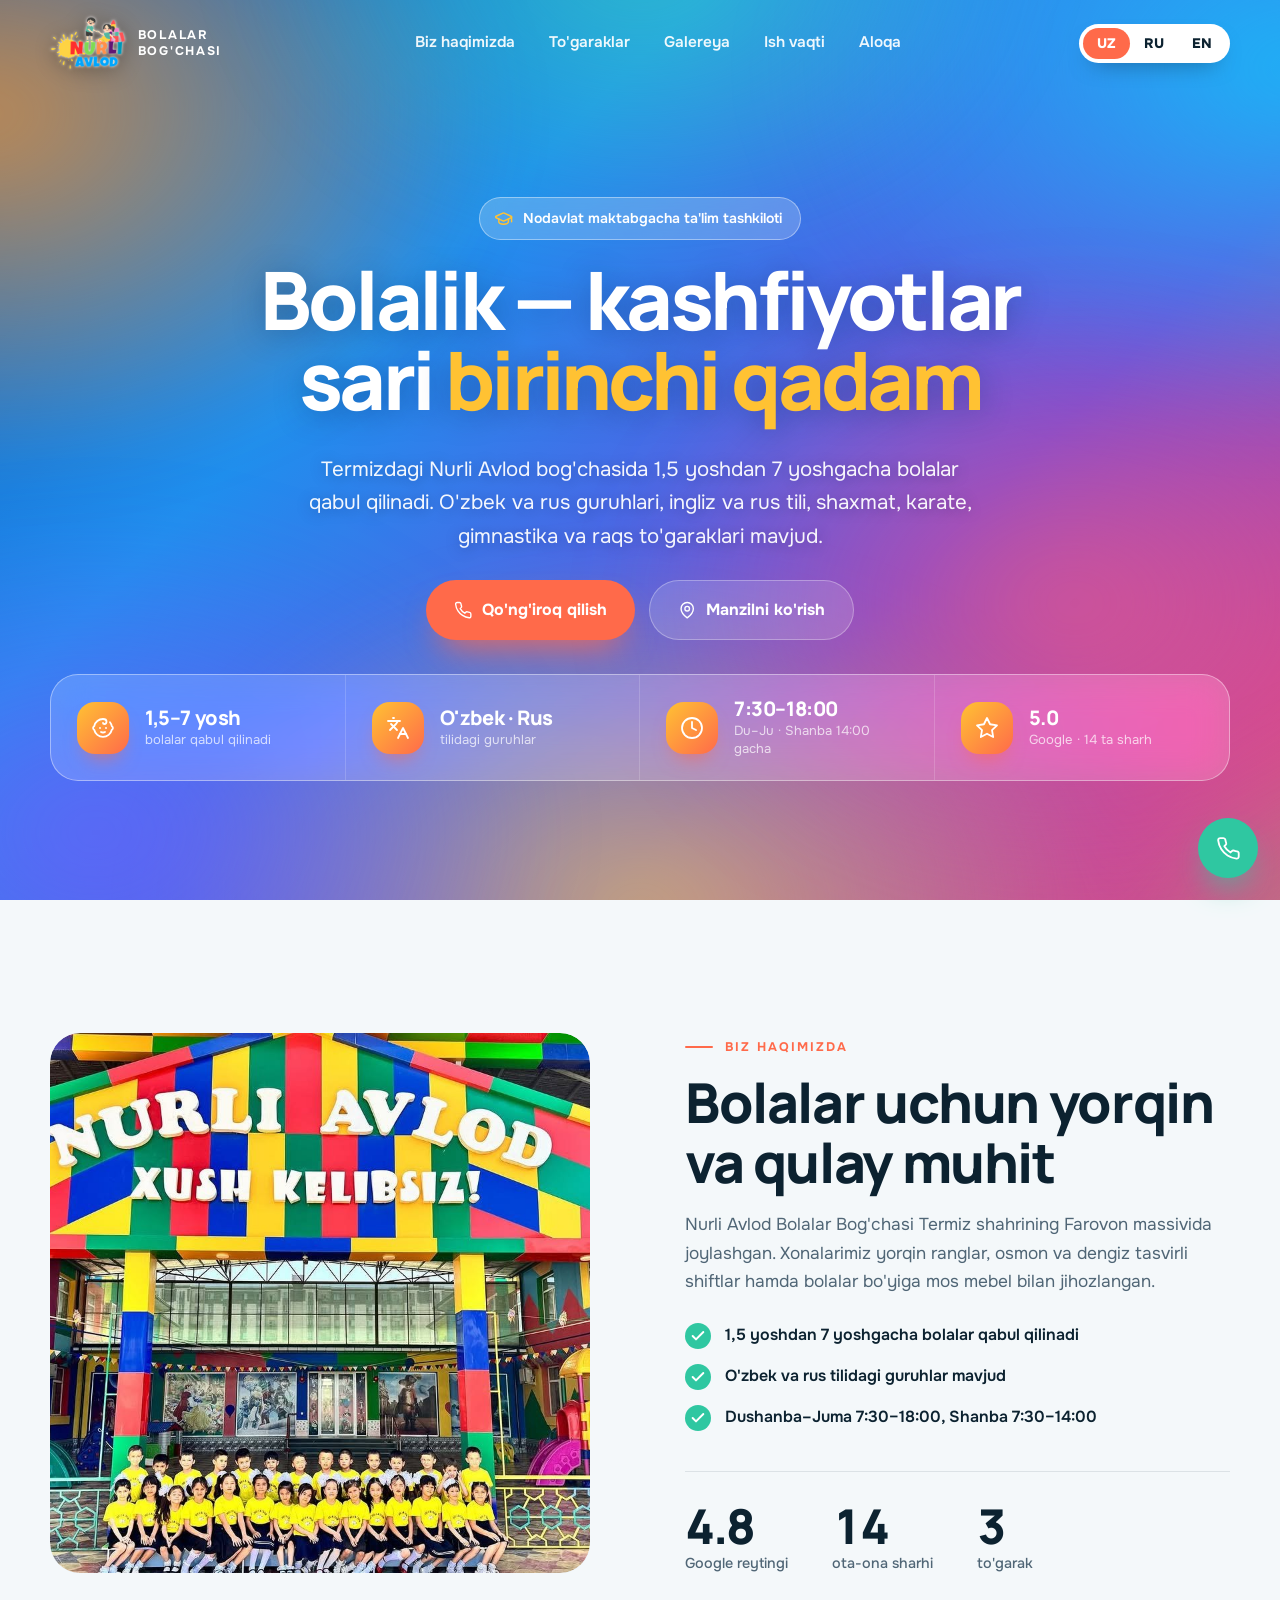
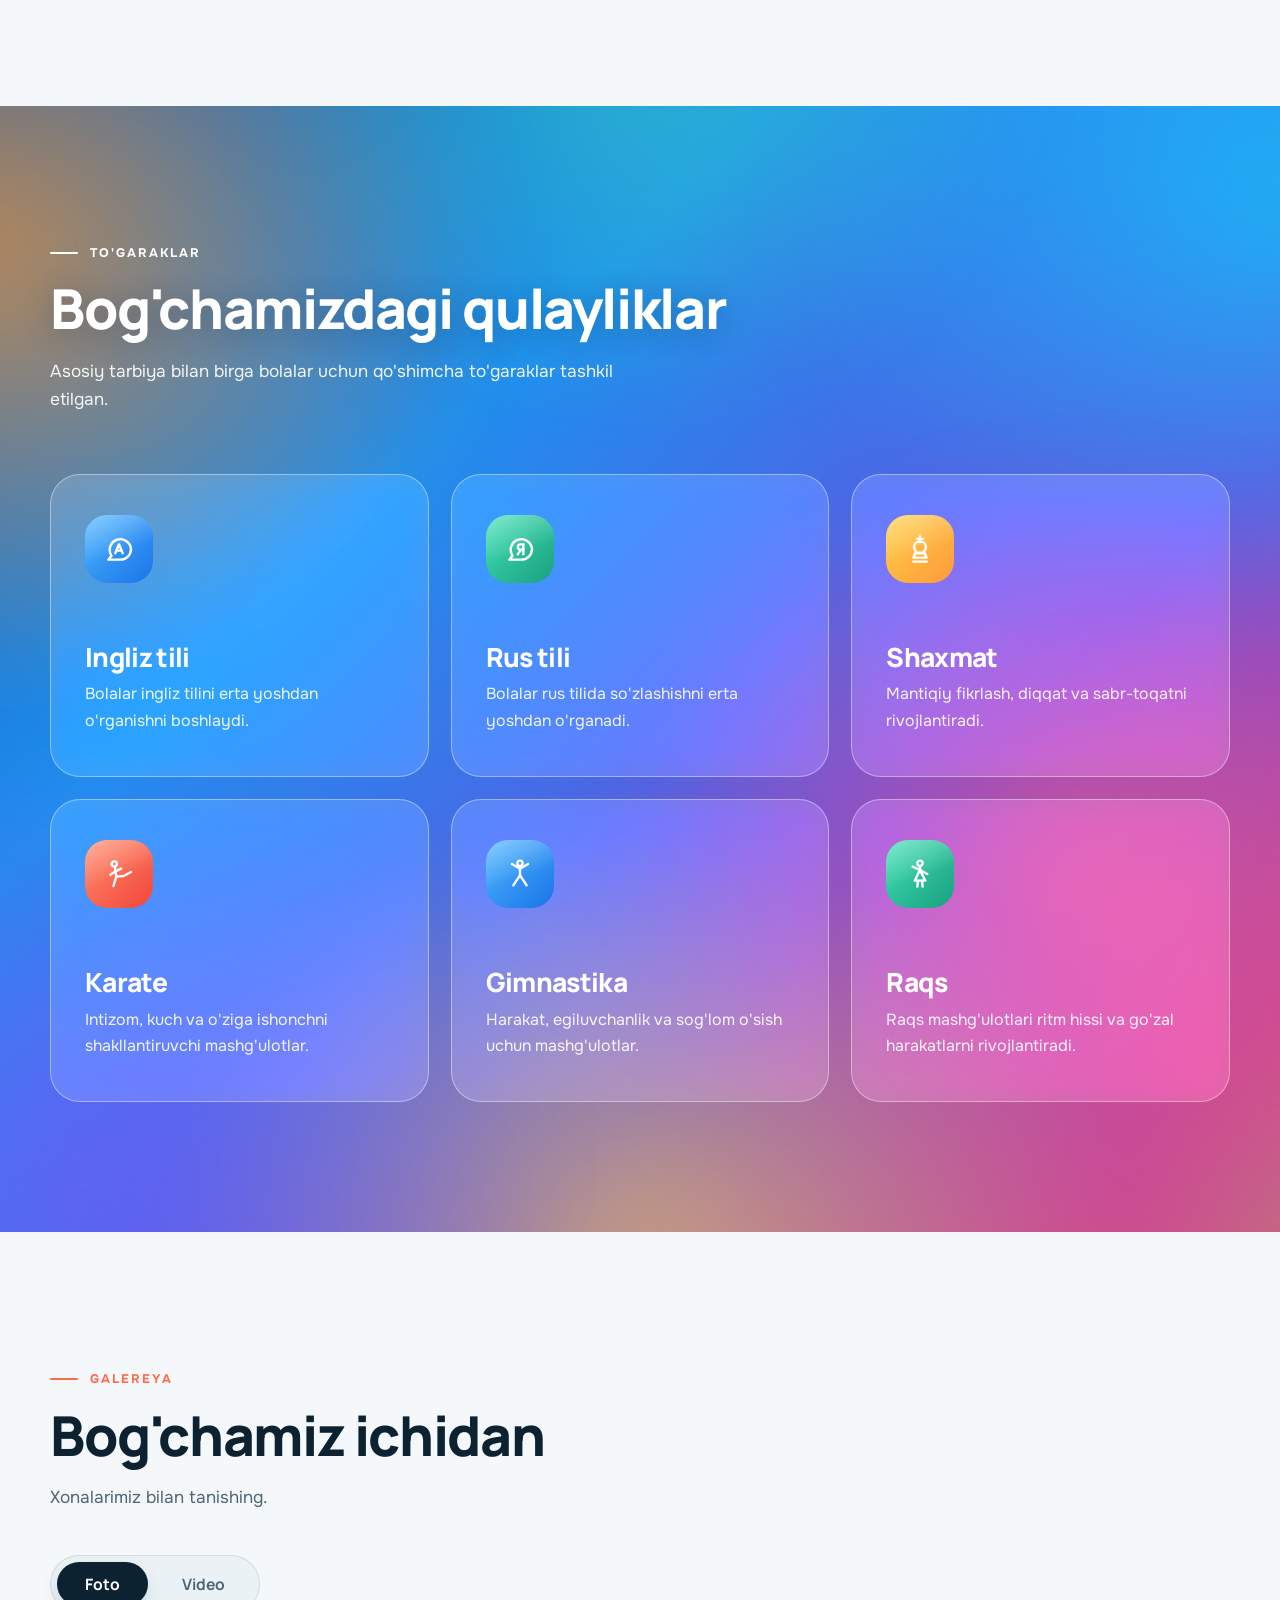
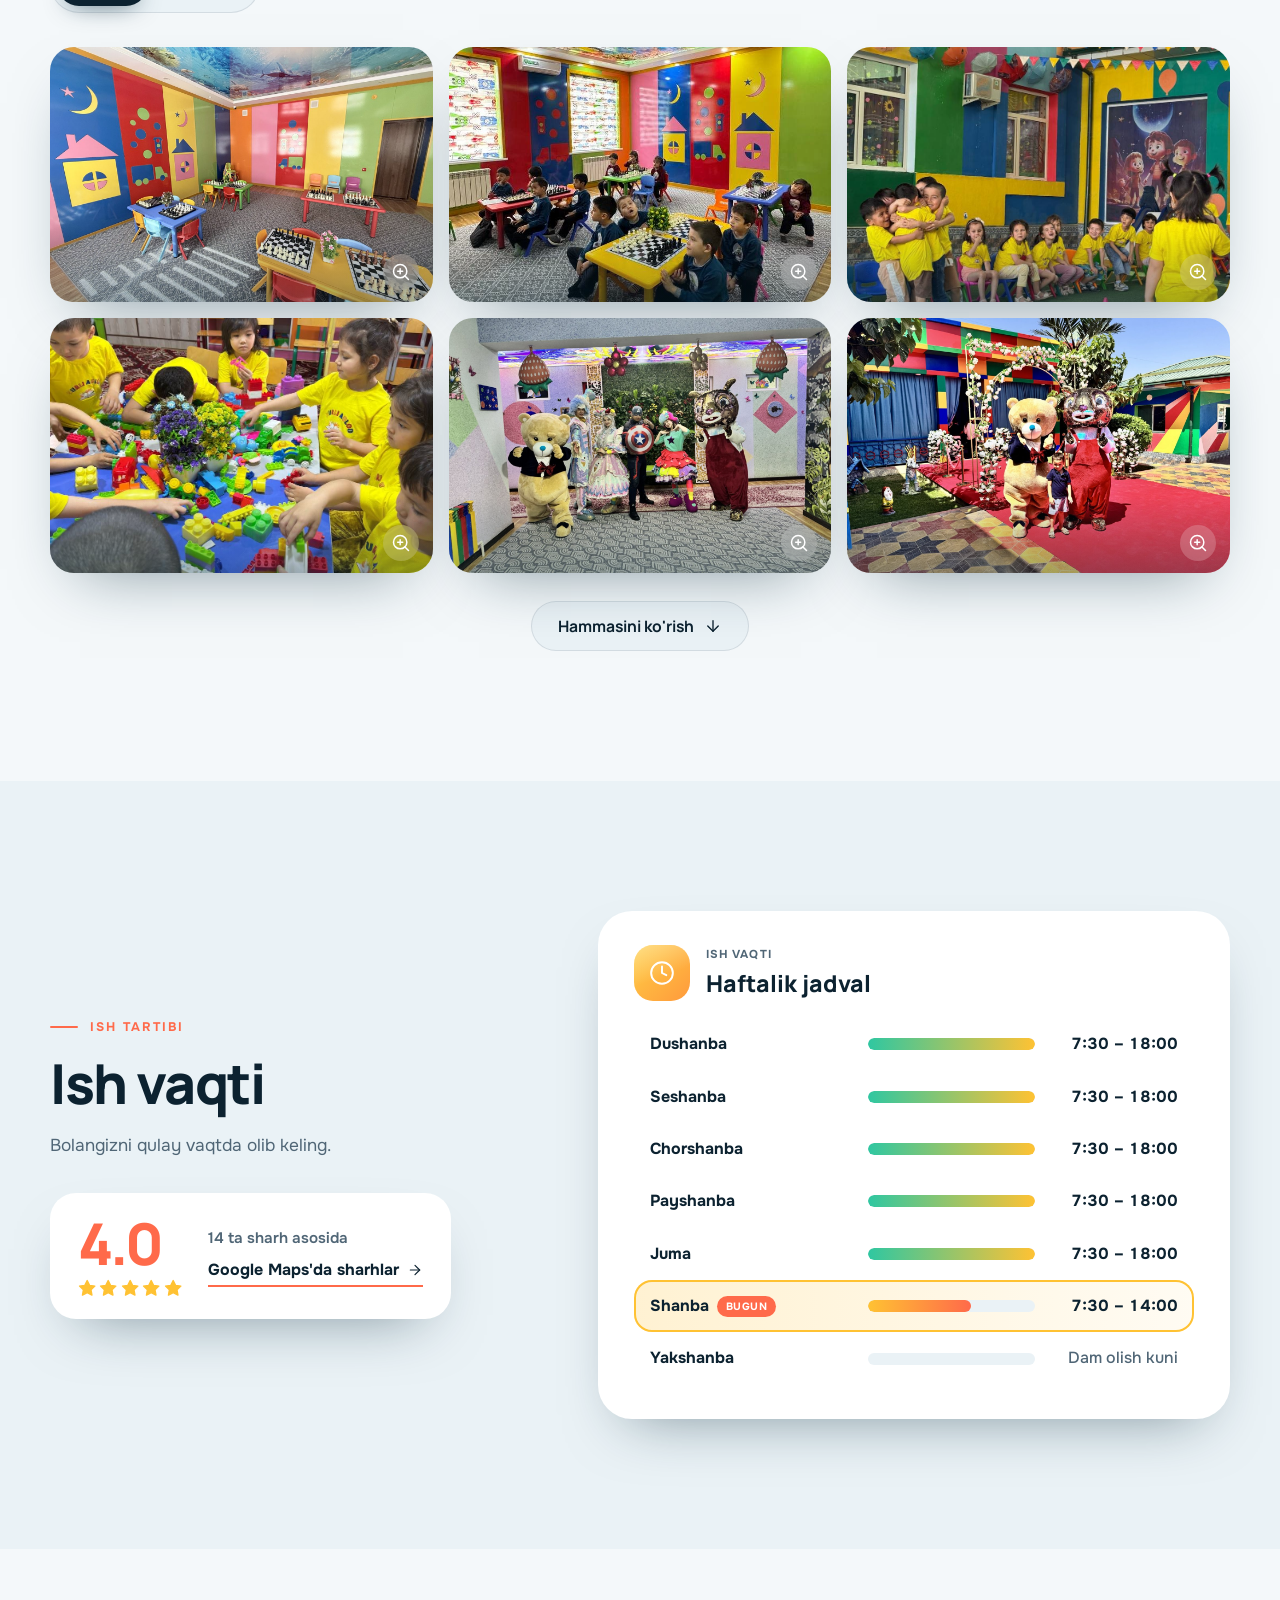
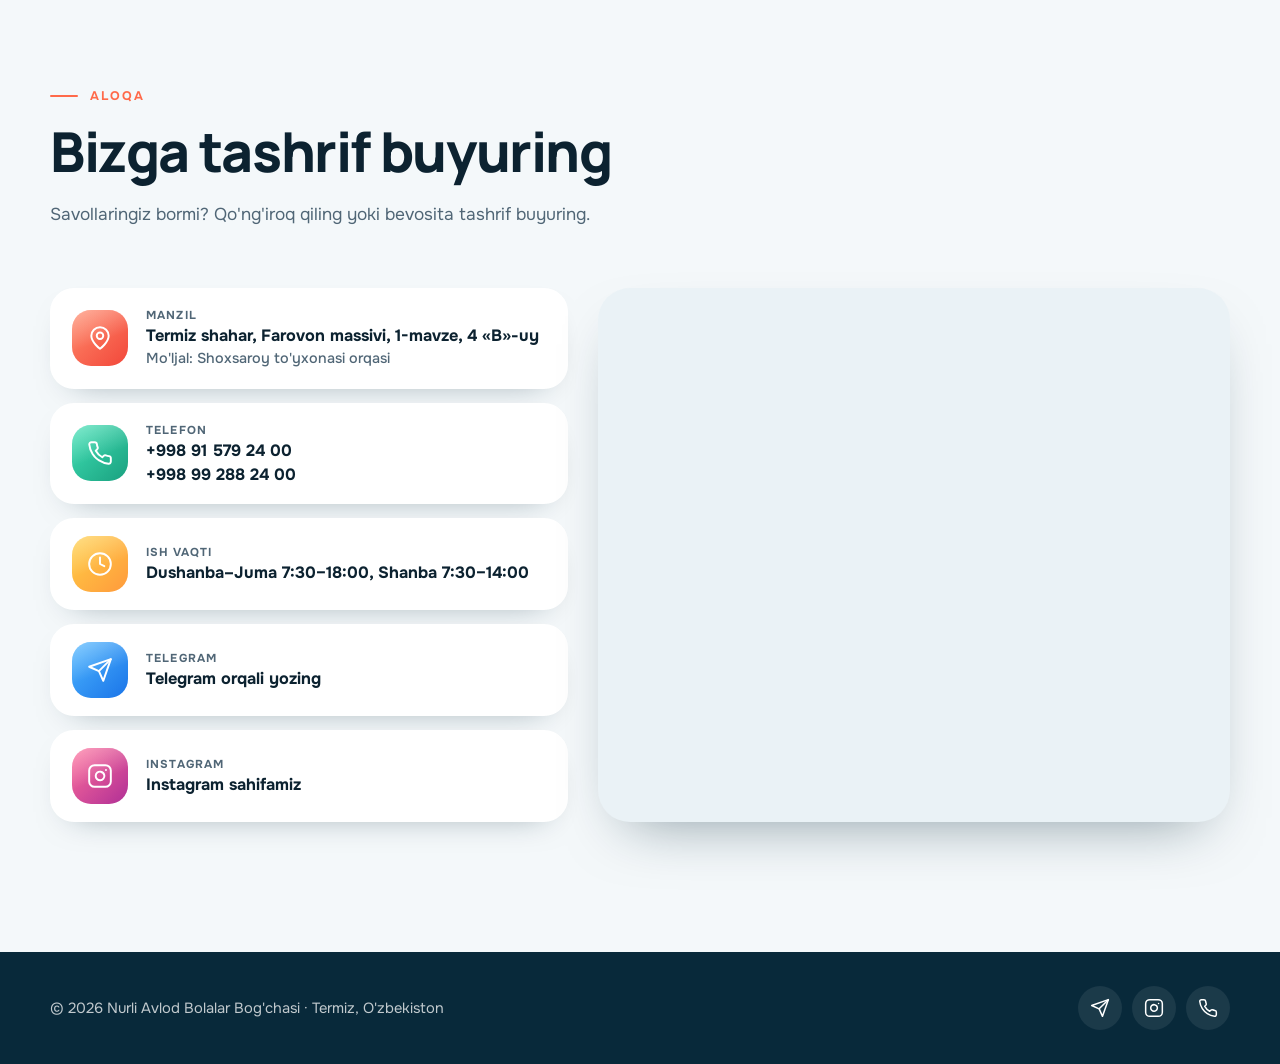
<file: index.html>
<!doctype html>
<html lang="uz">
<head>
<meta charset="utf-8">
<meta name="viewport" content="width=device-width, initial-scale=1">
<title>Nurli Avlod Bolalar Bog'chasi — Termiz</title>
<meta name="description" content="Nurli Avlod — Termizdagi nodavlat maktabgacha ta'lim tashkiloti. 1,5 yoshdan 7 yoshgacha. Dushanba–Juma 7:30–18:00, Shanba 7:30–14:00. Tel: +998 91 579 24 00, +998 99 288 24 00.">
<meta name="theme-color" content="#08293a">
<link rel="icon" type="image/png" href="assets/favicon.png">
<link rel="apple-touch-icon" href="assets/apple-touch-icon.png">
<link rel="preconnect" href="https://fonts.googleapis.com">
<link rel="preconnect" href="https://fonts.gstatic.com" crossorigin>
<link href="https://fonts.googleapis.com/css2?family=Manrope:wght@500;600;700;800&family=Onest:wght@400;500;600;700&display=swap" rel="stylesheet">
<link rel="stylesheet" href="style.css">
</head>
<body>
<svg width="0" height="0" style="position:absolute" aria-hidden="true" focusable="false"><defs>
<symbol id="i-phone" viewBox="0 0 24 24"><path d="M22 16.92v3a2 2 0 0 1-2.18 2 19.79 19.79 0 0 1-8.63-3.07 19.5 19.5 0 0 1-6-6 19.79 19.79 0 0 1-3.07-8.67A2 2 0 0 1 4.11 2h3a2 2 0 0 1 2 1.72 12.84 12.84 0 0 0 .7 2.81 2 2 0 0 1-.45 2.11L8.09 9.91a16 16 0 0 0 6 6l1.27-1.27a2 2 0 0 1 2.11-.45 12.84 12.84 0 0 0 2.81.7A2 2 0 0 1 22 16.92z"/></symbol>
<symbol id="i-pin" viewBox="0 0 24 24"><path d="M20 10c0 6-8 12-8 12s-8-6-8-12a8 8 0 0 1 16 0Z"/><circle cx="12" cy="10" r="3"/></symbol>
<symbol id="i-clock" viewBox="0 0 24 24"><circle cx="12" cy="12" r="10"/><path d="M12 6v6l4 2"/></symbol>
<symbol id="i-star" viewBox="0 0 24 24"><path d="M12 2l3.09 6.26L22 9.27l-5 4.87 1.18 6.88L12 17.77l-6.18 3.25L7 14.14 2 9.27l6.91-1.01L12 2z"/></symbol>
<symbol id="i-lang" viewBox="0 0 24 24"><path d="m5 8 6 6"/><path d="m4 14 6-6 2-3"/><path d="M2 5h12"/><path d="M7 2h1"/><path d="m22 22-5-10-5 10"/><path d="M14 18h6"/></symbol>
<symbol id="i-music" viewBox="0 0 24 24"><path d="M9 18V5l12-2v13"/><circle cx="6" cy="18" r="3"/><circle cx="18" cy="16" r="3"/></symbol>
<symbol id="i-gym" viewBox="0 0 24 24"><circle cx="12" cy="4.5" r="2"/><path d="M5 9l7 2 7-2"/><path d="M12 11v4"/><path d="m9 21 3-6 3 6"/></symbol>
<symbol id="i-users" viewBox="0 0 24 24"><path d="M16 21v-2a4 4 0 0 0-4-4H6a4 4 0 0 0-4 4v2"/><circle cx="9" cy="7" r="4"/><path d="M22 21v-2a4 4 0 0 0-3-3.87"/><path d="M16 3.13a4 4 0 0 1 0 7.75"/></symbol>
<symbol id="i-baby" viewBox="0 0 24 24"><path d="M9 12h.01"/><path d="M15 12h.01"/><path d="M10 16c.5.3 1.2.5 2 .5s1.5-.2 2-.5"/><path d="M19 6.3a9 9 0 0 1 1.8 3.9 2 2 0 0 1 0 3.6 9 9 0 0 1-17.6 0 2 2 0 0 1 0-3.6A9 9 0 0 1 12 3c2 0 3.5 1.1 3.5 2.5s-.9 2.5-2 2.5c-.8 0-1.5-.4-1.5-1"/></symbol>
<symbol id="i-cal" viewBox="0 0 24 24"><rect x="3" y="4" width="18" height="18" rx="2"/><path d="M16 2v4M8 2v4M3 10h18"/></symbol>
<symbol id="i-send" viewBox="0 0 24 24"><path d="m22 2-7 20-4-9-9-4z"/><path d="M22 2 11 13"/></symbol>
<symbol id="i-compass" viewBox="0 0 24 24"><circle cx="12" cy="12" r="10"/><path d="m16.24 7.76-2.12 6.36-6.36 2.12 2.12-6.36z"/></symbol>
<symbol id="i-shield" viewBox="0 0 24 24"><path d="M20 13c0 5-3.5 7.5-7.66 8.95a1 1 0 0 1-.67-.01C7.5 20.5 4 18 4 13V6a1 1 0 0 1 1-1c2 0 4.5-1.2 6.24-2.72a1.17 1.17 0 0 1 1.52 0C14.51 3.81 17 5 19 5a1 1 0 0 1 1 1z"/><path d="m9 12 2 2 4-4"/></symbol>
<symbol id="i-heart" viewBox="0 0 24 24"><path d="M19 14c1.49-1.46 3-3.21 3-5.5A5.5 5.5 0 0 0 16.5 3c-1.76 0-3 .5-4.5 2-1.5-1.5-2.74-2-4.5-2A5.5 5.5 0 0 0 2 8.5c0 2.3 1.5 4.05 3 5.5l7 7z"/></symbol>
<symbol id="i-cap" viewBox="0 0 24 24"><path d="M21.42 10.92a1 1 0 0 0-.02-1.84L12.83 5.18a2 2 0 0 0-1.66 0L2.6 9.08a1 1 0 0 0 0 1.83l8.58 3.91a2 2 0 0 0 1.66 0z"/><path d="M22 10v6"/><path d="M6 12.5V16a6 3 0 0 0 12 0v-3.5"/></symbol>
<symbol id="i-check" viewBox="0 0 24 24"><path d="M20 6 9 17l-5-5"/></symbol>
<symbol id="i-arrow" viewBox="0 0 24 24"><path d="M5 12h14"/><path d="m12 5 7 7-7 7"/></symbol>
<symbol id="i-zoom" viewBox="0 0 24 24"><circle cx="11" cy="11" r="8"/><path d="m21 21-4.3-4.3"/><path d="M11 8v6"/><path d="M8 11h6"/></symbol>
<symbol id="i-insta" viewBox="0 0 24 24"><rect x="2" y="2" width="20" height="20" rx="5"/><path d="M16 11.37A4 4 0 1 1 12.63 8 4 4 0 0 1 16 11.37z"/><path d="M17.5 6.5h.01"/></symbol>
<symbol id="i-x" viewBox="0 0 24 24"><path d="M18 6 6 18"/><path d="m6 6 12 12"/></symbol>
<symbol id="i-sparkle" viewBox="0 0 24 24"><path d="M9.94 14.06 8 20l-1.94-5.94L0 12l6.06-2.06L8 4l1.94 5.94L16 12z" transform="translate(3 0)"/><path d="M20 3v4M22 5h-4"/></symbol>
<symbol id="i-eng" viewBox="0 0 24 24"><path d="M21 12a8 8 0 0 1-8 8H4l2.4-2.9A8 8 0 1 1 21 12z"/><path d="M9.2 15.2 12 8.5l2.8 6.7"/><path d="M10.2 13.2h3.6"/></symbol>
<symbol id="i-rus" viewBox="0 0 24 24"><path d="M21 12a8 8 0 0 1-8 8H4l2.4-2.9A8 8 0 1 1 21 12z"/><path d="M14.5 16V8.5"/><path d="M14.5 8.5h-2.1a2 2 0 0 0 0 4h2.1"/><path d="M12.8 12.5 10.3 16"/></symbol>
<symbol id="i-king" viewBox="0 0 24 24"><path d="M12 2.5v4M10 4.5h4"/><path d="M12 6.5c-2.8 0-4.5 1.8-4.5 4 0 2 1.5 3 2 4.5H14.5c.5-1.5 2-2.5 2-4.5 0-2.2-1.7-4-4.5-4z"/><path d="M8.5 15h7M7 18.5h10M7 21.5h10M8.5 15l-1.5 3.5M15.5 15l1.5 3.5"/></symbol>
<symbol id="i-karate" viewBox="0 0 24 24"><circle cx="8.5" cy="4.5" r="2"/><path d="M9 7.5 10 14"/><path d="M9.5 10 5.5 12.5M9.5 10l4-2"/><path d="M10 14l-2.2 7"/><path d="M10 14l5.5-.5L21 10.5"/></symbol>
<symbol id="i-gym2" viewBox="0 0 24 24"><circle cx="12" cy="4" r="2"/><path d="M12 6.5V13"/><path d="M12 8 6 4.5M12 8l6-3.5"/><path d="M12 13l-5 7.5M12 13l5 7.5"/></symbol>
<symbol id="i-dance" viewBox="0 0 24 24"><circle cx="12" cy="4" r="2"/><path d="M12 6.5V9"/><path d="M12 9 6.5 6.5M12 9l5.5 3"/><path d="M12 9 8 17h8z"/><path d="M10.5 17l-.5 4.5M13.5 17l.5 4.5"/></symbol>
<symbol id="i-eye" viewBox="0 0 24 24"><path d="M2 12s3.6-7 10-7 10 7 10 7-3.6 7-10 7S2 12 2 12z"/><circle cx="12" cy="12" r="3"/></symbol>
<symbol id="i-sun" viewBox="0 0 24 24"><circle cx="12" cy="12" r="4"/><path d="M12 2v2M12 20v2M4.93 4.93l1.41 1.41M17.66 17.66l1.41 1.41M2 12h2M20 12h2M6.34 17.66l-1.41 1.41M19.07 4.93l-1.41 1.41"/></symbol>
</defs></svg>

<header id="top">
  <div class="wrap nav">
    <a href="#home" class="brand" aria-label="Nurli Avlod">
      <span class="brand-logo"><img src="assets/logo-sm.png" alt="Nurli Avlod" width="62" height="44"></span>
      <span class="brand-t" data-i18n="logo_sub">Bolalar bog'chasi</span>
    </a>
    <nav id="nav">
      <ul>
        <li><a class="link" href="#about" data-i18n="n_about">Biz haqimizda</a></li>
        <li><a class="link" href="#programs" data-i18n="n_prog">To'garaklar</a></li>
        <li><a class="link" href="#gallery" data-i18n="n_gal">Galereya</a></li>
        <li><a class="link" href="#hours" data-i18n="n_hours">Ish vaqti</a></li>
        <li><a class="link" href="#contact" data-i18n="n_contact">Aloqa</a></li>
      </ul>
    </nav>
    <div class="nav-right">
      <div class="lang" role="group" aria-label="Language">
        <button data-l="uz" class="on">UZ</button><button data-l="ru">RU</button><button data-l="en">EN</button>
      </div>
      <button class="burger" id="burger" aria-label="Menu"><span></span><span></span><span></span></button>
    </div>
  </div>
</header>

<!-- ============ HERO ============ -->
<section class="hero" id="home">
  <div class="slides" id="slides" aria-hidden="true"><span class="bk b1"></span><span class="bk b2"></span><span class="bk b3"></span><span class="bk b4"></span><span class="bk b5"></span><span class="bk b6"></span><span class="bk b7"></span><span class="bk b8"></span><span class="bk b9"></span><span class="bk b10"></span><span class="bk b11"></span><span class="bk b12"></span><span class="bk b13"></span><span class="bk b14"></span></div>
  
  <div class="wrap hero-in">
    <span class="kind"><svg class="ico"><use href="#i-cap"/></svg><span data-i18n="kind">Nodavlat maktabgacha ta'lim tashkiloti</span></span>
    <h1><span data-i18n="h1a">Bolalik — kashfiyotlar sari</span> <em data-i18n="h1b">birinchi qadam</em></h1>
    <p class="lead" data-i18n="lead">Termizdagi Nurli Avlod bog'chasida 1,5 yoshdan 7 yoshgacha bolalar qabul qilinadi. O'zbek va rus guruhlari, ingliz va rus tili, shaxmat, karate, gimnastika va raqs to'garaklari mavjud.</p>
    <div class="cta">
      <a class="btn btn-main" href="tel:+998915792400"><svg class="ico"><use href="#i-phone"/></svg><span data-i18n="call">Qo'ng'iroq qilish</span></a>
      <a class="btn btn-glass" href="#contact"><svg class="ico"><use href="#i-pin"/></svg><span data-i18n="where">Manzilni ko'rish</span></a>
    </div>
  </div>
<div class="wordmark" aria-hidden="true">
    <span class="wl w1" aria-hidden="true"><i style="--i:0">N</i><i style="--i:1">U</i><i style="--i:2">R</i><i style="--i:3">L</i><i style="--i:4">I</i></span>
    <span class="wl w2" aria-hidden="true"><i style="--i:0">A</i><i style="--i:1">V</i><i style="--i:2">L</i><i style="--i:3">O</i><i style="--i:4">D</i></span>
    <span class="wline"></span>
    <small data-i18n="logo_sub">Bolalar bog'chasi</small>
  </div>
<div class="wrap">
    <div class="facts">
      <div class="fact"><span class="fi"><svg class="ico"><use href="#i-baby"/></svg></span><div><b data-i18n="f1v">1,5–7 yosh</b><small data-i18n="f1l">bolalar qabul qilinadi</small></div></div>
      <div class="fact"><span class="fi"><svg class="ico"><use href="#i-lang"/></svg></span><div><b data-i18n="f2v">O'zbek · Rus</b><small data-i18n="f2l">tilidagi guruhlar</small></div></div>
      <div class="fact"><span class="fi"><svg class="ico"><use href="#i-clock"/></svg></span><div><b data-i18n="f3v">7:30–18:00</b><small data-i18n="f3l">Du–Ju · Shanba 14:00 gacha</small></div></div>
      <div class="fact"><span class="fi"><svg class="ico"><use href="#i-star"/></svg></span><div><b>5.0</b><small data-i18n="f4l">Google · 14 ta sharh</small></div></div>
    </div>
  </div>
</section>

<!-- ============ ABOUT ============ -->
<section class="sec" id="about">
  <div class="wrap about">
    <div class="stack reveal">
      <figure class="ph a mask"><img src="assets/p0.jpg" alt="Nurli Avlod bog'chasi kirish qismi" loading="lazy"></figure>
      <div class="float-card"><span class="fi"><svg class="ico"><use href="#i-star"/></svg></span><div><b>5.0</b><small data-i18n="f4l">Google · 14 ta sharh</small></div></div>
    </div>
    <div>
      <span class="eyebrow reveal" data-i18n="a_eye">Biz haqimizda</span>
      <h2 class="reveal d1" data-i18n="a_h">Bolalar uchun yorqin va qulay muhit</h2>
      <p class="sub reveal d2" data-i18n="a_p">Nurli Avlod Bolalar Bog'chasi Termiz shahrining Farovon massivida joylashgan. Xonalarimiz yorqin ranglar, osmon va dengiz tasvirli shiftlar hamda bolalar bo'yiga mos mebel bilan jihozlangan.</p>
      <ul class="ticks reveal d3">
        <li><svg class="ico"><use href="#i-check"/></svg><span data-i18n="t1">1,5 yoshdan 7 yoshgacha bolalar qabul qilinadi</span></li>
        <li><svg class="ico"><use href="#i-check"/></svg><span data-i18n="t2">O'zbek va rus tilidagi guruhlar mavjud</span></li>
        <li><svg class="ico"><use href="#i-check"/></svg><span data-i18n="t3">Dushanba–Juma 7:30–18:00, Shanba 7:30–14:00</span></li>
      </ul>
      <div class="stats reveal d4">
        <div class="stat"><b data-count="5.0" data-dec="1">0</b><span data-i18n="s1">Google reytingi</span></div>
        <div class="stat"><b data-count="14">0</b><span data-i18n="s2">ota-ona sharhi</span></div>
        <div class="stat"><b data-count="3">0</b><span data-i18n="s3">to'garak</span></div>
      </div>
    </div>
  </div>
</section>

<!-- ============ CLUBS ============ -->
<section class="sec dark" id="programs">
  <div class="wrap">
    <div class="head">
      <span class="eyebrow reveal" data-i18n="p_eye">To'garaklar</span>
      <h2 class="reveal d1" data-i18n="p_h">Bog'chamizdagi qulayliklar</h2>
      <p class="sub reveal d2" data-i18n="p_p">Asosiy tarbiya bilan birga bolalar uchun qo'shimcha to'garaklar tashkil etilgan.</p>
    </div>
    <div class="clubs">
      <article class="club reveal d1"><span class="ci c-blue"><svg class="ico"><use href="#i-eng"/></svg></span><h3 data-i18n="c1h">Ingliz tili</h3><p data-i18n="c1p">Bolalar ingliz tilini erta yoshdan o'rganishni boshlaydi.</p></article>
      <article class="club reveal d2"><span class="ci c-mint"><svg class="ico"><use href="#i-rus"/></svg></span><h3 data-i18n="c2h">Rus tili</h3><p data-i18n="c2p">Bolalar rus tilida so'zlashishni erta yoshdan o'rganadi.</p></article>
      <article class="club reveal d3"><span class="ci c-sun"><svg class="ico"><use href="#i-king"/></svg></span><h3 data-i18n="c3h">Shaxmat</h3><p data-i18n="c3p">Mantiqiy fikrlash, diqqat va sabr-toqatni rivojlantiradi.</p></article>
      <article class="club reveal d1"><span class="ci c-coral"><svg class="ico"><use href="#i-karate"/></svg></span><h3 data-i18n="c4h">Karate</h3><p data-i18n="c4p">Intizom, kuch va o'ziga ishonchni shakllantiruvchi mashg'ulotlar.</p></article>
      <article class="club reveal d2"><span class="ci c-blue"><svg class="ico"><use href="#i-gym2"/></svg></span><h3 data-i18n="c5h">Gimnastika</h3><p data-i18n="c5p">Harakat, egiluvchanlik va sog'lom o'sish uchun mashg'ulotlar.</p></article>
      <article class="club reveal d3"><span class="ci c-mint"><svg class="ico"><use href="#i-dance"/></svg></span><h3 data-i18n="c6h">Raqs</h3><p data-i18n="c6p">Raqs mashg'ulotlari ritm hissi va go'zal harakatlarni rivojlantiradi.</p></article>
    </div>
  </div>
</section>

<!-- ============ GALLERY ============ -->
<section class="sec" id="gallery">
  <div class="wrap">
    <div class="head">
      <span class="eyebrow reveal" data-i18n="g_eye">Galereya</span>
      <h2 class="reveal d1" data-i18n="g_h">Bog'chamiz ichidan</h2>
      <p class="sub reveal d2" data-i18n="g_p">Xonalarimiz bilan tanishing.</p>
    </div>
    <div class="gtabs reveal d2" role="tablist">
      <button class="gtab on" role="tab" aria-selected="true" data-tab="photo" data-i18n="g_tp">Foto</button>
      <button class="gtab" role="tab" aria-selected="false" data-tab="video" data-i18n="g_tv">Video</button>
    </div>
    <div class="gpanel" id="gp-photo">
      <div class="pgrid" id="pgrid">
      <button class="tile" data-lb><img src="assets/p1.jpg" alt="Shaxmat va o'yin xonasi" loading="lazy"><span class="zoom"><svg class="ico"><use href="#i-zoom"/></svg></span></button>
      <button class="tile" data-lb><img src="assets/g4.jpg" alt="Shaxmat mashg'uloti" loading="lazy"><span class="zoom"><svg class="ico"><use href="#i-zoom"/></svg></span></button>
      <button class="tile" data-lb><img src="assets/g6.jpg" alt="Harakatli o'yinlar" loading="lazy"><span class="zoom"><svg class="ico"><use href="#i-zoom"/></svg></span></button>
      <button class="tile" data-lb><img src="assets/g7.jpg" alt="Konstruktor o'yini" loading="lazy"><span class="zoom"><svg class="ico"><use href="#i-zoom"/></svg></span></button>
      <button class="tile" data-lb><img src="assets/g8.jpg" alt="Bayram tadbirlari" loading="lazy"><span class="zoom"><svg class="ico"><use href="#i-zoom"/></svg></span></button>
      <button class="tile" data-lb><img src="assets/g9.jpg" alt="Bog'cha hovlisi" loading="lazy"><span class="zoom"><svg class="ico"><use href="#i-zoom"/></svg></span></button>
      <button class="tile extra" data-lb><img src="assets/p2.jpg" alt="Mashg'ulot zali" loading="lazy"><span class="zoom"><svg class="ico"><use href="#i-zoom"/></svg></span></button>
      <button class="tile extra" data-lb><img src="assets/p3.jpg" alt="Guruh xonasi" loading="lazy"><span class="zoom"><svg class="ico"><use href="#i-zoom"/></svg></span></button>
      <button class="tile extra" data-lb><img src="assets/g5.jpg" alt="Shaxmat darsi" loading="lazy"><span class="zoom"><svg class="ico"><use href="#i-zoom"/></svg></span></button>
      </div>
      <button class="more-btn" id="morebtn" type="button"><span data-i18n="g_more">Hammasini ko'rish</span><svg class="ico"><use href="#i-arrow"/></svg></button>
    </div>
    <div class="gpanel" id="gp-video" hidden>
      <div class="vwrap">
        <div class="vcard" data-key="v1">
          <div class="vframe"><video controls playsinline preload="metadata" poster="assets/poster.jpg"><source src="assets/video.mp4" type="video/mp4"></video></div>
          <div class="views" hidden><svg class="ico"><use href="#i-eye"/></svg><b>0</b><span data-i18n="vd_v">marta ko'rilgan</span></div>
        </div>
        <div class="vcard" data-key="v2">
          <div class="vframe"><video controls playsinline preload="metadata" poster="assets/poster2.jpg"><source src="assets/video2.mp4" type="video/mp4"></video></div>
          <div class="views" hidden><svg class="ico"><use href="#i-eye"/></svg><b>0</b><span data-i18n="vd_v">marta ko'rilgan</span></div>
        </div>
      </div>
    </div>
  </div>
</section>

<!-- ============ LIVE (Telegram bot orqali yangilanadi) ============ -->
<section class="sec tint" id="live" hidden>
  <div class="wrap">
    <div class="head">
      <span class="eyebrow reveal" data-i18n="live_eye">Yangiliklar</span>
      <h2 class="reveal d1" data-i18n="live_h">Bog'chadan kunlik lavhalar</h2>
      <p class="sub reveal d2" data-i18n="live_p">Eng so'nggi video va suratlar.</p>
    </div>
    <div class="live-grid" id="live-grid"></div>
    <button class="more-btn" id="live-more" type="button" hidden><span data-i18n="live_more">Yana ko'rsatish</span><svg class="ico"><use href="#i-arrow"/></svg></button>
  </div>
</section>

<!-- ============ HOURS ============ -->
<section class="sec tint" id="hours">
  <div class="wrap hrs">
    <div>
      <span class="eyebrow reveal" data-i18n="h_eye">Ish tartibi</span>
      <h2 class="reveal d1" data-i18n="h_h">Ish vaqti</h2>
      <p class="sub reveal d2" data-i18n="h_p">Bolangizni qulay vaqtda olib keling.</p>
      <div class="rate reveal d3" id="rate">
        <div class="score"><b data-count="5.0" data-dec="1">0</b>
          <div class="stars" id="stars"><svg class="ico"><use href="#i-star"/></svg><svg class="ico"><use href="#i-star"/></svg><svg class="ico"><use href="#i-star"/></svg><svg class="ico"><use href="#i-star"/></svg><svg class="ico"><use href="#i-star"/></svg></div>
        </div>
        <div><p data-i18n="r_t">14 ta sharh asosida</p>
          <a class="link-arrow" target="_blank" rel="noopener" href="https://www.google.com/maps/search/?api=1&query=Nurli+Avlod+Bolalar+Bog%27chasi+Termiz"><span data-i18n="r_btn">Google Maps'da sharhlar</span><svg class="ico"><use href="#i-arrow"/></svg></a></div>
      </div>
    </div>
    <div class="sched reveal d1" id="sched">
      <div class="sched-head"><span class="ci c-sun"><svg class="ico"><use href="#i-clock"/></svg></span><div><small data-i18n="h_k">Ish vaqti</small><b data-i18n="h_t">Haftalik jadval</b></div></div>
      <div id="rows"></div>
    </div>
  </div>
</section>

<!-- ============ CONTACT ============ -->
<section class="sec" id="contact">
  <div class="wrap">
    <div class="head">
      <span class="eyebrow reveal" data-i18n="k_eye">Aloqa</span>
      <h2 class="reveal d1" data-i18n="k_h">Bizga tashrif buyuring</h2>
      <p class="sub reveal d2" data-i18n="k_p">Savollaringiz bormi? Qo'ng'iroq qiling yoki bevosita tashrif buyuring.</p>
    </div>
    <div class="c-grid">
      <div class="info">
        <a class="item reveal d1" target="_blank" rel="noopener" href="https://www.google.com/maps/search/?api=1&query=Nurli+Avlod+Bolalar+Bog%27chasi+Termiz"><span class="ci c-coral"><svg class="ico"><use href="#i-pin"/></svg></span><div><small data-i18n="k1">Manzil</small><b data-i18n="k1b">Termiz shahar, Farovon massivi, 1-mavze, 4 «B»-uy</b><span class="sm" data-i18n="k1c">Mo'ljal: Shoxsaroy to'yxonasi orqasi</span></div></a>
        <div class="item reveal d2"><span class="ci c-mint"><svg class="ico"><use href="#i-phone"/></svg></span><div class="phones"><small data-i18n="k2">Telefon</small><a href="tel:+998915792400"><b>+998 91 579 24 00</b></a><a href="tel:+998992882400"><b>+998 99 288 24 00</b></a></div></div>
        <div class="item reveal d3"><span class="ci c-sun"><svg class="ico"><use href="#i-clock"/></svg></span><div><small data-i18n="k4">Ish vaqti</small><b data-i18n="k4b">Dushanba–Juma 7:30–18:00, Shanba 7:30–14:00</b></div></div>
        <a class="item reveal d4" id="tg" target="_blank" rel="noopener" href="https://t.me/NurliAvlod_Chat"><span class="ci c-blue"><svg class="ico"><use href="#i-send"/></svg></span><div><small>Telegram</small><b data-i18n="k3">Telegram orqali yozing</b></div></a>
        <a class="item reveal d5" id="ig" target="_blank" rel="noopener" href="https://www.instagram.com/nurliavlod_mtt"><span class="ci c-ig"><svg class="ico"><use href="#i-insta"/></svg></span><div><small>Instagram</small><b data-i18n="k5">Instagram sahifamiz</b></div></a>
      </div>
      <div class="map reveal d2">
        <iframe title="Map" loading="lazy" referrerpolicy="no-referrer-when-downgrade" src="https://www.google.com/maps?q=Nurli+Avlod+Bolalar+Bog%27chasi+Termiz&output=embed"></iframe>
      </div>
    </div>
  </div>
</section>

<footer>
  <div class="wrap foot">
    <p>© <span id="yr"></span> Nurli Avlod Bolalar Bog'chasi · <span data-i18n="foot">Termiz, O'zbekiston</span></p>
    <div class="soc">
      <a href="https://t.me/NurliAvlod_Chat" target="_blank" rel="noopener" aria-label="Telegram"><svg class="ico"><use href="#i-send"/></svg></a>
      <a href="https://www.instagram.com/nurliavlod_mtt" target="_blank" rel="noopener" aria-label="Instagram"><svg class="ico"><use href="#i-insta"/></svg></a>
      <a href="tel:+998915792400" aria-label="Phone"><svg class="ico"><use href="#i-phone"/></svg></a>
    </div>
  </div>
</footer>

<a class="fab" href="tel:+998915792400" aria-label="Call"><svg class="ico"><use href="#i-phone"/></svg></a>

<div class="lb" id="lb" role="dialog" aria-modal="true">
  <button class="nv l" id="lbp" aria-label="Prev"><svg class="ico"><use href="#i-arrow"/></svg></button>
  <img id="lbi" alt="">
  <button class="nv r" id="lbn" aria-label="Next"><svg class="ico"><use href="#i-arrow"/></svg></button>
  <button id="lbx" aria-label="Close"><svg class="ico"><use href="#i-x"/></svg></button>
</div>

<div class="lb" id="live-lb" role="dialog" aria-modal="true"><img id="live-lbi" alt=""><button id="live-lbx" aria-label="Close"><svg class="ico"><use href="#i-x"/></svg></button></div>

<script src="script.js"></script>
<script src="live.js"></script>
</body>
</html>
</file>
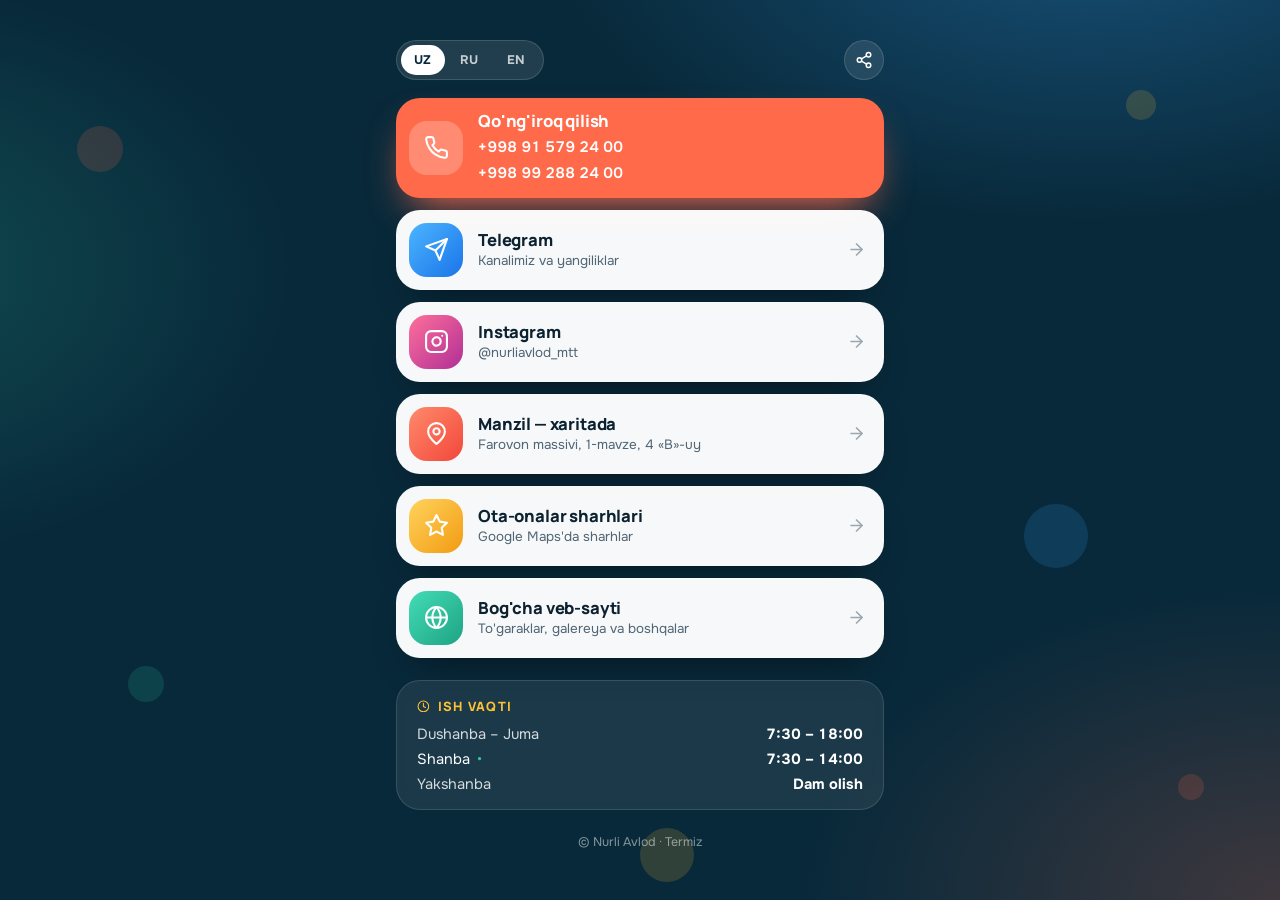
<file: links.html>
<!DOCTYPE html>
<html lang="uz">
<head>
<meta charset="utf-8">
<meta name="viewport" content="width=device-width,initial-scale=1,viewport-fit=cover">
<title>Nurli Avlod — Havolalar</title>
<meta name="description" content="Nurli Avlod Bolalar Bog'chasi, Termiz — telefon, Telegram, Instagram, manzil va sharhlar bitta sahifada.">
<meta name="theme-color" content="#08293a">
<meta property="og:title" content="Nurli Avlod Bolalar Bog'chasi — Termiz">
<meta property="og:description" content="Bog'cha bilan bog'lanish: telefon, Telegram, Instagram, manzil va sharhlar.">
<meta property="og:image" content="assets/poster.jpg">
<link rel="icon" type="image/png" href="assets/favicon.png">
<link rel="apple-touch-icon" href="assets/apple-touch-icon.png">
<link rel="preconnect" href="https://fonts.googleapis.com">
<link rel="preconnect" href="https://fonts.gstatic.com" crossorigin>
<link href="https://fonts.googleapis.com/css2?family=Manrope:wght@500;600;700;800&family=Onest:wght@400;500;600;700&display=swap" rel="stylesheet">
<style>
:root{
  --deep:#08293a; --deep2:#0d3f58; --ink:#0c2230; --ink2:#506676;
  --coral:#ff6a4a; --sun:#ffc233; --mint:#2fc7a1; --blue:#3aa6ff;
  --head:'Manrope','Onest',system-ui,sans-serif;
  --body:'Onest','Manrope',system-ui,sans-serif;
  --ease:cubic-bezier(.2,.7,.2,1);
}
*{box-sizing:border-box;margin:0;padding:0}
html{-webkit-text-size-adjust:100%}
body{
  font-family:var(--body);color:#fff;min-height:100svh;
  background:
    radial-gradient(900px 520px at 85% -10%,rgba(58,166,255,.32),transparent 60%),
    radial-gradient(700px 480px at -10% 30%,rgba(47,199,161,.22),transparent 60%),
    radial-gradient(800px 520px at 100% 100%,rgba(255,106,74,.22),transparent 60%),
    var(--deep);
  background-attachment:fixed;
  -webkit-font-smoothing:antialiased;overflow-x:hidden;
}
a{color:inherit;text-decoration:none}
.ico{width:1em;height:1em;fill:none;stroke:currentColor;stroke-width:2;stroke-linecap:round;stroke-linejoin:round;flex:none}

/* floating blobs */
.bg{position:fixed;inset:0;z-index:0;pointer-events:none;overflow:hidden}
.bg i{position:absolute;border-radius:50%;opacity:.16;animation:float var(--t,16s) ease-in-out infinite;animation-delay:var(--d,0s)}
.bg i:nth-child(1){left:6%;top:14%;width:46px;height:46px;background:var(--coral)}
.bg i:nth-child(2){left:88%;top:10%;width:30px;height:30px;background:var(--sun);--t:12s;--d:-3s}
.bg i:nth-child(3){left:80%;top:56%;width:64px;height:64px;background:var(--blue);--t:19s;--d:-6s}
.bg i:nth-child(4){left:10%;top:74%;width:36px;height:36px;background:var(--mint);--t:13s;--d:-2s}
.bg i:nth-child(5){left:50%;top:92%;width:54px;height:54px;background:var(--sun);--t:17s;--d:-8s}
.bg i:nth-child(6){left:92%;top:86%;width:26px;height:26px;background:var(--coral);--t:15s;--d:-9s}
@keyframes float{0%,100%{transform:translateY(0) rotate(0)}50%{transform:translateY(-26px) rotate(14deg)}}

.page{position:relative;z-index:1;width:min(100%,520px);margin:0 auto;padding:max(18px,env(safe-area-inset-top)) 16px max(28px,env(safe-area-inset-bottom))}

/* top bar */
.top{display:flex;justify-content:space-between;align-items:center;gap:10px;margin-bottom:6px}
.lang{display:flex;gap:2px;padding:4px;border-radius:999px;background:rgba(255,255,255,.1);border:1px solid rgba(255,255,255,.14);backdrop-filter:blur(8px)}
.lang button{border:0;background:transparent;color:rgba(255,255,255,.75);font:700 .78rem var(--body);letter-spacing:.04em;padding:7px 13px;border-radius:999px;cursor:pointer;transition:background .25s,color .25s}
.lang button.on{background:#fff;color:var(--deep)}
.share{display:grid;place-items:center;width:40px;height:40px;border-radius:50%;border:1px solid rgba(255,255,255,.14);background:rgba(255,255,255,.1);color:#fff;font-size:18px;cursor:pointer;backdrop-filter:blur(8px);transition:transform .3s var(--ease),background .3s}
.share:hover{transform:scale(1.08);background:rgba(255,255,255,.18)}

/* profile */
.profile{text-align:center;padding:22px 0 24px}
.logo{width:156px;height:auto;margin:0 auto 6px;display:block;filter:drop-shadow(0 18px 24px rgba(0,0,0,.35));animation:pop .9s var(--ease) both}
@keyframes pop{from{opacity:0;transform:translateY(14px) scale(.9)}to{opacity:1;transform:none}}
h1{font-family:var(--head);font-weight:800;font-size:1.6rem;letter-spacing:-.025em;line-height:1.1;margin-top:8px}
.sub{color:rgba(255,255,255,.72);font-size:.95rem;margin-top:8px;line-height:1.5}
.status{display:inline-flex;align-items:center;gap:8px;margin-top:16px;padding:8px 15px;border-radius:999px;font-size:.84rem;font-weight:600;background:rgba(255,255,255,.1);border:1px solid rgba(255,255,255,.14)}
.status .dot{width:9px;height:9px;border-radius:50%;background:#9aa9b4}
.status.open .dot{background:var(--mint);box-shadow:0 0 0 0 rgba(47,199,161,.7);animation:pulse 2s infinite}
.status.closed .dot{background:var(--coral)}
@keyframes pulse{70%{box-shadow:0 0 0 9px rgba(47,199,161,0)}100%{box-shadow:0 0 0 0 rgba(47,199,161,0)}}

/* link cards */
.links{margin-top:18px;display:flex;flex-direction:column;gap:12px}
.card{
  display:flex;align-items:center;gap:15px;padding:13px 18px 13px 13px;border-radius:24px;
  background:rgba(255,255,255,.97);color:var(--ink);
  box-shadow:0 18px 38px -22px rgba(0,0,0,.7);
  transition:transform .35s var(--ease),box-shadow .35s;
  opacity:0;animation:rise .7s var(--ease) forwards;animation-delay:calc(.18s + var(--n)*.07s);
  -webkit-tap-highlight-color:transparent;
}
@keyframes rise{from{opacity:0;transform:translateY(18px)}to{opacity:1;transform:none}}
.card:hover{transform:translateY(-3px);box-shadow:0 26px 44px -22px rgba(0,0,0,.8)}
.card:active{transform:scale(.985)}
.ci{width:54px;height:54px;border-radius:18px;display:grid;place-items:center;font-size:25px;color:#fff;flex:none;transition:transform .5s cubic-bezier(.3,1.5,.5,1)}
.card:hover .ci{transform:rotate(-8deg) scale(1.08)}
.c-coral{background:linear-gradient(135deg,#ff8a6b,#f2473a)}
.c-blue{background:linear-gradient(135deg,#4cb5ff,#1a74e8)}
.c-ig{background:linear-gradient(135deg,#ff6f9a,#b02f96)}
.c-mint{background:linear-gradient(135deg,#43dcb6,#1ea383)}
.c-sun{background:linear-gradient(135deg,#ffd35c,#f29b12)}
.c-deep{background:linear-gradient(135deg,#1c6b92,#08293a)}
.txt{flex:1;min-width:0}
.txt b{display:block;font-family:var(--head);font-weight:800;font-size:1.04rem;letter-spacing:-.01em;line-height:1.2}
.txt small{display:block;color:var(--ink2);font-size:.84rem;margin-top:2px;white-space:nowrap;overflow:hidden;text-overflow:ellipsis}
.go{font-size:19px;color:var(--ink2);opacity:.55;transition:transform .3s var(--ease),opacity .3s}
.card:hover .go{transform:translateX(4px);opacity:1}
.card.main{background:var(--coral);color:#fff;box-shadow:0 20px 40px -16px var(--coral)}
.card.main .txt small{color:rgba(255,255,255,.88)}
.card.main .go{color:#fff;opacity:.9}
.card.main .ci{background:rgba(255,255,255,.22)}

.card.main:hover{transform:none}
.card.main .tel{display:block;width:fit-content;color:#fff;font-size:.95rem;font-weight:600;margin-top:3px;padding:1px 0;font-variant-numeric:tabular-nums;border-bottom:1px solid transparent;transition:border-color .25s}
.card.main .tel:hover{border-color:rgba(255,255,255,.7)}
.card.main .txt b+.tel{margin-top:5px}

/* hours */
.hours{margin-top:22px;padding:16px 20px;border-radius:24px;background:rgba(255,255,255,.08);border:1px solid rgba(255,255,255,.13);backdrop-filter:blur(8px);opacity:0;animation:rise .7s var(--ease) .95s forwards}
.hours h2{font-family:var(--head);font-weight:800;font-size:.8rem;letter-spacing:.1em;text-transform:uppercase;color:var(--sun);margin-bottom:10px;display:flex;align-items:center;gap:8px}
.hours ul{list-style:none;display:grid;gap:7px;font-size:.92rem}
.hours li{display:flex;justify-content:space-between;gap:12px;color:rgba(255,255,255,.82)}
.hours li b{font-weight:700;color:#fff;font-variant-numeric:tabular-nums}
.hours li.today{color:#fff}
.hours li.today span::after{content:"•";color:var(--mint);margin-left:7px}

footer{text-align:center;margin-top:24px;font-size:.78rem;color:rgba(255,255,255,.5)}
.toast{position:fixed;left:50%;bottom:26px;transform:translate(-50%,30px);background:#fff;color:var(--ink);padding:11px 20px;border-radius:999px;font-weight:600;font-size:.9rem;box-shadow:0 14px 34px -10px rgba(0,0,0,.6);opacity:0;pointer-events:none;transition:.4s var(--ease);z-index:5}
.toast.show{opacity:1;transform:translate(-50%,0)}

@media (prefers-reduced-motion:reduce){*{animation-duration:.01ms!important;animation-delay:0s!important;transition:none!important}.card,.hours,.logo{opacity:1}}
@media (min-width:600px){.page{padding-top:40px}.logo{width:180px}h1{font-size:1.85rem}}
</style>
</head>
<body>
<svg width="0" height="0" style="position:absolute" aria-hidden="true" focusable="false"><defs>
<symbol id="i-phone" viewBox="0 0 24 24"><path d="M22 16.92v3a2 2 0 0 1-2.18 2 19.79 19.79 0 0 1-8.63-3.07 19.5 19.5 0 0 1-6-6 19.79 19.79 0 0 1-3.07-8.67A2 2 0 0 1 4.11 2h3a2 2 0 0 1 2 1.72 12.84 12.84 0 0 0 .7 2.81 2 2 0 0 1-.45 2.11L8.09 9.91a16 16 0 0 0 6 6l1.27-1.27a2 2 0 0 1 2.11-.45 12.84 12.84 0 0 0 2.81.7A2 2 0 0 1 22 16.92z"/></symbol>
<symbol id="i-pin" viewBox="0 0 24 24"><path d="M20 10c0 6-8 12-8 12s-8-6-8-12a8 8 0 0 1 16 0Z"/><circle cx="12" cy="10" r="3"/></symbol>
<symbol id="i-clock" viewBox="0 0 24 24"><circle cx="12" cy="12" r="10"/><path d="M12 6v6l4 2"/></symbol>
<symbol id="i-star" viewBox="0 0 24 24"><path d="M12 2l3.09 6.26L22 9.27l-5 4.87 1.18 6.88L12 17.77l-6.18 3.25L7 14.14 2 9.27l6.91-1.01L12 2z"/></symbol>
<symbol id="i-send" viewBox="0 0 24 24"><path d="m22 2-7 20-4-9-9-4z"/><path d="M22 2 11 13"/></symbol>
<symbol id="i-insta" viewBox="0 0 24 24"><rect x="2" y="2" width="20" height="20" rx="5"/><path d="M16 11.37A4 4 0 1 1 12.63 8 4 4 0 0 1 16 11.37z"/><path d="M17.5 6.5h.01"/></symbol>
<symbol id="i-arrow" viewBox="0 0 24 24"><path d="M5 12h14"/><path d="m12 5 7 7-7 7"/></symbol>
<symbol id="i-globe" viewBox="0 0 24 24"><circle cx="12" cy="12" r="10"/><path d="M2 12h20"/><path d="M12 2a15.3 15.3 0 0 1 4 10 15.3 15.3 0 0 1-4 10 15.3 15.3 0 0 1-4-10 15.3 15.3 0 0 1 4-10z"/></symbol>
<symbol id="i-share" viewBox="0 0 24 24"><circle cx="18" cy="5" r="3"/><circle cx="6" cy="12" r="3"/><circle cx="18" cy="19" r="3"/><path d="m8.59 13.51 6.83 3.98M15.41 6.51l-6.82 3.98"/></symbol>
</defs></svg>

<div class="bg" aria-hidden="true"><i></i><i></i><i></i><i></i><i></i><i></i></div>

<main class="page">
  <div class="top">
    <div class="lang" role="group" aria-label="Language">
      <button data-l="uz" class="on">UZ</button><button data-l="ru">RU</button><button data-l="en">EN</button>
    </div>
    <button class="share" id="share" aria-label="Share"><svg class="ico"><use href="#i-share"/></svg></button>
  </div>

  <nav class="links" aria-label="Links">
    <div class="card main" style="--n:0">
      <span class="ci"><svg class="ico"><use href="#i-phone"/></svg></span>
      <span class="txt"><b data-i="call">Qo'ng'iroq qilish</b><a class="tel" href="tel:+998915792400">+998 91 579 24 00</a><a class="tel" href="tel:+998992882400">+998 99 288 24 00</a></span>
    </div>
    <a class="card" style="--n:1" target="_blank" rel="noopener" href="https://t.me/NurliAvlod_Chat">
      <span class="ci c-blue"><svg class="ico"><use href="#i-send"/></svg></span>
      <span class="txt"><b>Telegram</b><small data-i="tg">Kanalimiz va yangiliklar</small></span>
      <svg class="ico go"><use href="#i-arrow"/></svg>
    </a>
    <a class="card" style="--n:2" target="_blank" rel="noopener" href="https://www.instagram.com/nurliavlod_mtt">
      <span class="ci c-ig"><svg class="ico"><use href="#i-insta"/></svg></span>
      <span class="txt"><b>Instagram</b><small>@nurliavlod_mtt</small></span>
      <svg class="ico go"><use href="#i-arrow"/></svg>
    </a>
    <a class="card" style="--n:3" target="_blank" rel="noopener" href="https://www.google.com/maps/search/?api=1&query=Nurli+Avlod+Bolalar+Bog%27chasi+Termiz">
      <span class="ci c-coral"><svg class="ico"><use href="#i-pin"/></svg></span>
      <span class="txt"><b data-i="addr">Manzil — xaritada</b><small data-i="addr_s">Farovon massivi, 1-mavze, 4 «B»-uy</small></span>
      <svg class="ico go"><use href="#i-arrow"/></svg>
    </a>
    <a class="card" style="--n:4" target="_blank" rel="noopener" href="https://www.google.com/maps/search/?api=1&query=Nurli+Avlod+Bolalar+Bog%27chasi+Termiz">
      <span class="ci c-sun"><svg class="ico"><use href="#i-star"/></svg></span>
      <span class="txt"><b data-i="rev">Ota-onalar sharhlari</b><small data-i="rev_s">Google Maps'da sharhlar</small></span>
      <svg class="ico go"><use href="#i-arrow"/></svg>
    </a>
    <a class="card" style="--n:5" href="index.html">
      <span class="ci c-mint"><svg class="ico"><use href="#i-globe"/></svg></span>
      <span class="txt"><b data-i="site">Bog'cha veb-sayti</b><small data-i="site_s">To'garaklar, galereya va boshqalar</small></span>
      <svg class="ico go"><use href="#i-arrow"/></svg>
    </a>
  </nav>

  <section class="hours" aria-labelledby="hh">
    <h2 id="hh"><svg class="ico"><use href="#i-clock"/></svg><span data-i="hh">Ish vaqti</span></h2>
    <ul>
      <li data-d="1-5"><span data-i="d15">Dushanba – Juma</span><b>7:30 – 18:00</b></li>
      <li data-d="6"><span data-i="d6">Shanba</span><b>7:30 – 14:00</b></li>
      <li data-d="0"><span data-i="d0">Yakshanba</span><b data-i="off">Dam olish</b></li>
    </ul>
  </section>

  <footer>© Nurli Avlod · Termiz</footer>
</main>
<div class="toast" id="toast" role="status"></div>

<script>
const T={
uz:{sub:"Bolalar bog'chasi · Termiz<br>1,5 yoshdan 7 yoshgacha",call:"Qo'ng'iroq qilish",tg:"Kanalimiz va yangiliklar",addr:"Manzil — xaritada",addr_s:"Farovon massivi, 1-mavze, 4 «B»-uy",rev:"Ota-onalar sharhlari",rev_s:"Google Maps'da sharhlar",site:"Bog'cha veb-sayti",site_s:"To'garaklar, galereya va boshqalar",hh:"Ish vaqti",d15:"Dushanba – Juma",d6:"Shanba",d0:"Yakshanba",off:"Dam olish",open:"Hozir ochiq",closed:"Hozir yopiq",copied:"Havola nusxalandi"},
ru:{sub:"Детский сад · Термез<br>от 1,5 до 7 лет",call:"Позвонить",tg:"Наш канал и новости",addr:"Адрес — на карте",addr_s:"массив Фарован, 1-й квартал, дом 4 «Б»",rev:"Отзывы родителей",rev_s:"Отзывы на Google Maps",site:"Сайт детского сада",site_s:"Кружки, галерея и многое другое",hh:"Режим работы",d15:"Понедельник – Пятница",d6:"Суббота",d0:"Воскресенье",off:"Выходной",open:"Сейчас открыто",closed:"Сейчас закрыто",copied:"Ссылка скопирована"},
en:{sub:"Kindergarten · Termez<br>Ages 1.5 to 7",call:"Call us",tg:"Our channel and news",addr:"Address — on the map",addr_s:"Farovon district, block 1, building 4 «B»",rev:"Parent reviews",rev_s:"Reviews on Google Maps",site:"Kindergarten website",site_s:"Clubs, gallery and more",hh:"Opening hours",d15:"Monday – Friday",d6:"Saturday",d0:"Sunday",off:"Closed",open:"Open now",closed:"Closed now",copied:"Link copied"}
};
let LANG='uz';
try{LANG=localStorage.getItem('lang')||'uz'}catch(e){}
if(!T[LANG])LANG='uz';

/* Termiz vaqti (UTC+5) bo'yicha hozir ochiqmi */
function nowTermez(){
  const p=new Intl.DateTimeFormat('en-GB',{timeZone:'Asia/Tashkent',weekday:'short',hour:'2-digit',minute:'2-digit',hour12:false}).formatToParts(new Date());
  const g=t=>p.find(x=>x.type===t).value;
  return {dow:['Sun','Mon','Tue','Wed','Thu','Fri','Sat'].indexOf(g('weekday')),min:(+g('hour')%24)*60+ +g('minute')};
}
function render(){
  document.documentElement.lang=LANG;
  document.querySelectorAll('[data-i]').forEach(el=>{const v=T[LANG][el.dataset.i]; if(v!==undefined) el.innerHTML=v});
  document.querySelectorAll('.lang button').forEach(b=>b.classList.toggle('on',b.dataset.l===LANG));
  const n=nowTermez();
  document.querySelectorAll('.hours li').forEach(li=>{
    const d=li.dataset.d; li.classList.toggle('today',d==='1-5'?(n.dow>=1&&n.dow<=5):+d===n.dow);
  });
}
document.querySelectorAll('.lang button').forEach(b=>b.onclick=()=>{LANG=b.dataset.l;try{localStorage.setItem('lang',LANG)}catch(e){};render()});
render(); setInterval(render,60000);

/* ulashish */
const toast=document.getElementById('toast');
function say(t){toast.textContent=t;toast.classList.add('show');setTimeout(()=>toast.classList.remove('show'),2000)}
document.getElementById('share').onclick=async()=>{
  const data={title:'Nurli Avlod',text:"Nurli Avlod Bolalar Bog'chasi — Termiz",url:location.href};
  try{ if(navigator.share){await navigator.share(data);return} }catch(e){ if(e&&e.name==='AbortError')return }
  try{await navigator.clipboard.writeText(location.href);say(T[LANG].copied)}catch(e){prompt('',location.href)}
};
</script>
</body>
</html>
</file>
<file: style.css>
/* Nurli Avlod — photo-led layout: full-bleed hero slideshow, glass facts bar, dark clubs band, bento gallery */
:root{
  --bg:#f4f8fa; --surface:#ffffff; --tint:#eaf2f6;
  --ink:#0c2230; --ink2:#506676; --line:rgba(12,34,48,.1);
  --deep:#08293a; --deep2:#0d3f58;
  --coral:#ff6a4a; --sun:#ffc233; --mint:#2fc7a1; --blue:#3aa6ff;
  --r:26px; --shadow:0 26px 60px -30px rgba(8,41,58,.5);
  --head:'Manrope','Onest',system-ui,sans-serif;
  --body:'Onest','Manrope',system-ui,sans-serif;
  --ease:cubic-bezier(.2,.7,.2,1);
}
*{box-sizing:border-box;margin:0;padding:0}
html{scroll-behavior:smooth;scroll-padding-top:84px;overflow-x:clip}
body{font-family:var(--body);color:var(--ink);background:var(--bg);line-height:1.65;overflow-x:clip;-webkit-font-smoothing:antialiased}
h1,h2,h3{font-family:var(--head);line-height:1.08;letter-spacing:-.025em;text-wrap:balance}
a{color:inherit;text-decoration:none}
img{display:block;max-width:100%}
[hidden]{display:none!important}
button{font-family:inherit}
.wrap{width:min(1180px,calc(100% - 40px));margin-inline:auto}
section{position:relative}
.ico{width:1em;height:1em;fill:none;stroke:currentColor;stroke-width:1.8;stroke-linecap:round;stroke-linejoin:round;flex:none}

/* ---------- HEADER ---------- */
header{position:fixed;inset:0 0 auto 0;z-index:50;padding-top:env(safe-area-inset-top,0px);transition:background .4s,box-shadow .4s,backdrop-filter .4s}
.nav{display:flex;align-items:center;justify-content:space-between;gap:20px;padding:16px 0;transition:padding .35s}
header.scrolled{background:rgba(244,248,250,.86);backdrop-filter:blur(16px) saturate(1.4);box-shadow:0 1px 0 var(--line)}
header.scrolled .nav{padding:9px 0}
.brand{display:flex;align-items:center;gap:12px;color:#fff;transition:color .3s}
.brand-logo{background:none;padding:0;box-shadow:none}
.brand-logo img{height:54px;width:auto;filter:drop-shadow(0 0 1.5px rgba(255,255,255,.95)) drop-shadow(0 4px 10px rgba(0,0,0,.35));transition:height .35s}
header.scrolled .brand-logo img{height:46px;filter:drop-shadow(0 3px 6px rgba(8,41,58,.18))}
.brand-t{font-weight:700;font-size:.78rem;letter-spacing:.14em;text-transform:uppercase;max-width:100px;line-height:1.3}
header.scrolled .brand{color:var(--ink)}
nav ul{display:flex;gap:34px;list-style:none;font-weight:600;font-size:.96rem;color:#fff}
header.scrolled nav ul{color:var(--ink)}
nav a.link{position:relative;padding:6px 0;opacity:.92;transition:opacity .3s}
nav a.link::after{content:"";position:absolute;left:0;bottom:0;height:2px;width:100%;background:var(--coral);transform:scaleX(0);transform-origin:left;transition:transform .35s var(--ease)}
nav a.link:hover{opacity:1}nav a.link:hover::after{transform:scaleX(1)}
.nav-right{display:flex;align-items:center;gap:12px}
.lang{display:flex;background:#fff;border-radius:999px;padding:4px;box-shadow:0 10px 24px -14px rgba(0,0,0,.6)}
.lang button{border:0;background:transparent;font-weight:800;font-size:.86rem;padding:7px 14px;border-radius:999px;cursor:pointer;color:var(--ink);transition:.25s}
.lang button:hover{background:var(--tint)}
.lang button.on{background:var(--coral);color:#fff}
.burger{display:none;border:0;background:#fff;width:44px;height:44px;border-radius:14px;cursor:pointer;box-shadow:0 10px 24px -14px rgba(0,0,0,.6)}
.burger span{display:block;width:20px;height:2.5px;background:var(--ink);margin:4px auto;border-radius:3px}

/* ---------- BUTTONS ---------- */
.btn{display:inline-flex;align-items:center;gap:10px;border:0;cursor:pointer;font-weight:700;font-size:1rem;padding:16px 28px;border-radius:999px;transition:transform .3s var(--ease),box-shadow .3s,background .3s;position:relative;overflow:hidden;font-family:var(--body)}
.btn .ico{font-size:1.15em}
.btn-main{background:var(--coral);color:#fff;box-shadow:0 18px 34px -14px var(--coral)}
.btn-glass{background:rgba(255,255,255,.14);color:#fff;border:1px solid rgba(255,255,255,.3);backdrop-filter:blur(12px)}
.btn:hover{transform:translateY(-3px)}
.btn-glass:hover{background:rgba(255,255,255,.26)}
.btn::before{content:"";position:absolute;top:0;left:-80%;width:50%;height:100%;background:linear-gradient(100deg,transparent,rgba(255,255,255,.4),transparent);transform:skewX(-20deg);transition:.8s}
.btn:hover::before{left:130%}

/* ---------- HERO ---------- */
.hero{min-height:100svh;padding:150px 0 40px;color:#fff;display:flex;flex-direction:column;justify-content:center;gap:56px;background:var(--deep);overflow:hidden;isolation:isolate}
.slides{position:absolute;inset:0;z-index:-2}
.slides img{position:absolute;inset:0;width:100%;height:100%;object-fit:cover;opacity:0;transform:scale(1.12);transition:opacity 1.6s ease,transform 9s linear}
.slides img.on{opacity:1;transform:scale(1)}
.shade{position:absolute;inset:0;z-index:-1;background:linear-gradient(90deg,rgba(8,41,58,.9) 0%,rgba(8,41,58,.68) 42%,rgba(8,41,58,.15) 100%),linear-gradient(0deg,rgba(8,41,58,.75) 0%,transparent 40%)}
.hero-in{max-width:1180px}
.hero-in>*{max-width:680px}
.kind{display:inline-flex;align-items:center;gap:10px;padding:9px 18px 9px 14px;border-radius:999px;background:rgba(255,255,255,.12);border:1px solid rgba(255,255,255,.25);backdrop-filter:blur(12px);font-weight:600;font-size:.88rem}
.kind .ico{color:var(--sun);font-size:1.2rem}
.hero h1{font-size:clamp(2.5rem,6.2vw,5.3rem);font-weight:800;margin:24px 0 30px;line-height:1.02;letter-spacing:-.035em}
.hero h1 em{font-style:normal;color:var(--sun);display:inline-block;position:relative}
.hero h1 em::after{content:"";position:absolute;left:0;bottom:-.24em;height:.07em;width:100%;background:var(--coral);border-radius:9px;transform:scaleX(0);transform-origin:left;animation:line 1s 1.1s var(--ease) forwards}
.lead{font-size:clamp(1.02rem,1.5vw,1.2rem);color:rgba(255,255,255,.82);max-width:560px}
.cta{display:flex;flex-wrap:wrap;gap:14px;margin-top:34px}
.facts{display:grid;grid-template-columns:repeat(4,1fr);gap:0;background:rgba(255,255,255,.1);border:1px solid rgba(255,255,255,.22);backdrop-filter:blur(18px) saturate(1.3);border-radius:28px;overflow:hidden}
.fact{display:flex;align-items:center;gap:16px;padding:22px 26px;border-right:1px solid rgba(255,255,255,.16);transition:background .3s}
.fact:last-child{border-right:0}
.fact:hover{background:rgba(255,255,255,.08)}
.fi{width:52px;height:52px;border-radius:18px;display:grid;place-items:center;font-size:24px;background:linear-gradient(135deg,var(--sun),var(--coral));color:#fff;flex:none;box-shadow:0 12px 22px -12px var(--coral)}
.fact b{display:block;font-family:var(--head);font-size:1.25rem;font-weight:800;line-height:1.15;letter-spacing:-.02em}
.fact small{display:block;font-size:.82rem;color:rgba(255,255,255,.72);line-height:1.35;margin-top:2px}
.dots{display:flex;gap:8px;justify-content:center;margin-top:20px}
.dots button{width:34px;height:4px;border-radius:4px;border:0;background:rgba(255,255,255,.3);cursor:pointer;position:relative;overflow:hidden;padding:0}
.dots button.on::after{content:"";position:absolute;inset:0;background:#fff;transform-origin:left;animation:fill 6s linear forwards}
.hero-in>*{animation:rise 1s var(--ease) both}
.hero-in>*:nth-child(2){animation-delay:.1s}.hero-in>*:nth-child(3){animation-delay:.2s}.hero-in>*:nth-child(4){animation-delay:.3s}
.facts{animation:rise 1s .45s var(--ease) both}

/* ---------- COMMON ---------- */
.sec{padding:130px 0}
.eyebrow{display:inline-flex;align-items:center;gap:12px;font-weight:700;color:var(--coral);letter-spacing:.16em;text-transform:uppercase;font-size:.78rem;margin-bottom:16px}
.eyebrow::before{content:"";width:28px;height:2px;background:currentColor;border-radius:2px}
.sec h2{font-size:clamp(2rem,4.3vw,3.5rem);font-weight:800;margin-bottom:18px}
.sub{color:var(--ink2);max-width:600px;font-size:1.08rem}
.head{margin-bottom:60px}
.reveal{opacity:0;transform:translateY(36px);filter:blur(6px);transition:opacity .9s var(--ease),transform .9s var(--ease),filter .9s var(--ease)}
.reveal.in{opacity:1;transform:none;filter:none}
.d1{transition-delay:.1s}.d2{transition-delay:.2s}.d3{transition-delay:.3s}.d4{transition-delay:.4s}.d5{transition-delay:.5s}
.ci{width:56px;height:56px;border-radius:19px;display:grid;place-items:center;font-size:26px;color:#fff;flex:none;position:relative;transition:transform .5s cubic-bezier(.3,1.5,.5,1)}
.ci::after{content:"";position:absolute;inset:0;border-radius:inherit;background:linear-gradient(160deg,rgba(255,255,255,.35),transparent 55%)}
.c-blue{background:linear-gradient(135deg,#4cb5ff,#1a74e8)}.c-coral{background:linear-gradient(135deg,#ff8a6b,#f2473a)}
.c-sun{background:linear-gradient(135deg,#ffcf45,#ff9a3c)}.c-mint{background:linear-gradient(135deg,#3fe0b4,#1aa07f)}
.c-ig{background:linear-gradient(135deg,#ff6f9a,#b02f96)}

/* ---------- ABOUT ---------- */
.about{display:grid;grid-template-columns:1fr 1fr;gap:90px;align-items:center}
.stack{position:relative;aspect-ratio:1/1.06;max-width:560px;width:100%}
.ph{position:absolute;overflow:hidden;border-radius:30px;box-shadow:var(--shadow);margin:0}
.ph img{width:100%;height:100%;object-fit:cover;transition:transform 1.4s var(--ease)}
.ph.a{left:0;top:0;width:74%;height:82%}
.ph.b{right:0;bottom:0;width:54%;height:46%;border:8px solid var(--bg)}
.stack:hover .ph img{transform:scale(1.05)}
.mask{clip-path:inset(100% 0 0 0 round 30px);transition:clip-path 1.3s var(--ease) .15s}
.reveal.in .mask,.in.mask{clip-path:inset(0 0 0 0 round 30px)}
.float-card{position:absolute;left:-18px;bottom:16%;display:flex;gap:14px;align-items:center;background:var(--surface);border-radius:22px;padding:14px 22px 14px 14px;box-shadow:var(--shadow);z-index:3;animation:bob 6s ease-in-out infinite}
.float-card .fi{width:46px;height:46px;border-radius:16px;font-size:22px}
.float-card b{font-family:var(--head);font-size:1.5rem;line-height:1;display:block}
.float-card small{font-size:.78rem;color:var(--ink2)}
.ticks{list-style:none;margin-top:26px;display:grid;gap:14px}
.ticks li{display:flex;gap:14px;align-items:flex-start;font-weight:600}
.ticks .ico{width:26px;height:26px;padding:5px;border-radius:50%;background:var(--mint);color:#fff;stroke-width:3;margin-top:1px}
.stats{display:flex;gap:44px;margin-top:40px;padding-top:30px;border-top:1px solid var(--line);flex-wrap:wrap}
.stat b{display:block;font-family:var(--head);font-size:3rem;font-weight:800;line-height:1;letter-spacing:-.04em;font-variant-numeric:tabular-nums}
.stat span{font-size:.9rem;color:var(--ink2);font-weight:500}

/* ---------- CLUBS ---------- */
.dark{background:radial-gradient(900px 500px at 85% -10%,rgba(58,166,255,.22),transparent 60%),radial-gradient(700px 500px at 0% 110%,rgba(255,106,74,.18),transparent 60%),linear-gradient(160deg,var(--deep),var(--deep2));color:#fff}
.dark .sub{color:rgba(255,255,255,.7)}
.clubs{display:grid;grid-template-columns:repeat(3,1fr);gap:22px}
.club{position:relative;padding:40px 34px 42px;border-radius:30px;background:rgba(255,255,255,.05);border:1px solid rgba(255,255,255,.12);overflow:hidden;transition:transform .5s var(--ease),border-color .4s;--mx:50%;--my:0%}
.club::before{content:"";position:absolute;inset:0;background:radial-gradient(420px circle at var(--mx) var(--my),rgba(255,194,51,.2),transparent 45%);opacity:0;transition:opacity .4s}
.club:hover{transform:translateY(-8px);border-color:rgba(255,255,255,.3)}
.club:hover::before{opacity:1}
.club:hover .ci{transform:rotate(-8deg) scale(1.1)}
.club .ci{width:68px;height:68px;border-radius:22px;font-size:32px;margin-bottom:60px}
.club h3{font-size:1.65rem;font-weight:800;margin-bottom:10px;position:relative}
.club p{color:rgba(255,255,255,.72);position:relative}

/* ---------- GALLERY ---------- */
.bento{display:grid;grid-template-columns:repeat(12,1fr);grid-auto-rows:150px;gap:18px}
.tile{position:relative;overflow:hidden;border-radius:30px;border:0;padding:0;cursor:zoom-in;background:var(--tint);color:#fff;text-align:left;box-shadow:var(--shadow)}
.tile img{width:100%;height:100%;object-fit:cover;transition:transform 1.2s var(--ease)}
.tile:hover img{transform:scale(1.07)}
.tile::after{content:"";position:absolute;inset:0;background:linear-gradient(180deg,transparent 50%,rgba(8,41,58,.78));pointer-events:none}
.tile .cap{position:absolute;left:24px;bottom:20px;right:70px;z-index:2;font-family:var(--head);font-weight:700;font-size:1.1rem}
.tile .zoom{position:absolute;right:18px;bottom:16px;z-index:2;width:42px;height:42px;border-radius:50%;background:rgba(255,255,255,.2);backdrop-filter:blur(8px);display:grid;place-items:center;font-size:20px;transition:.4s}
.tile:hover .zoom{background:var(--sun);color:var(--ink);transform:rotate(90deg)}
.g1{grid-column:span 7;grid-row:span 4}.g2,.g3{grid-column:span 5;grid-row:span 2}
.more{margin-top:18px;grid-auto-rows:150px}
.more .tile{grid-column:span 4;grid-row:span 3}
.more .tile img{object-position:center 60%}
.lb{position:fixed;inset:0;z-index:200;background:rgba(6,24,34,.93);backdrop-filter:blur(10px);display:none;place-items:center;padding:24px}
.lb.open{display:grid;animation:fade .3s}
.lb img{max-height:88vh;max-width:min(1200px,94vw);border-radius:22px;box-shadow:0 30px 80px rgba(0,0,0,.5);animation:zoomIn .45s var(--ease)}
.lb button{position:absolute;top:20px;right:20px;width:50px;height:50px;border-radius:50%;border:0;background:#fff;color:var(--ink);font-size:24px;cursor:pointer;display:grid;place-items:center}
.lb .nv{top:50%;transform:translateY(-50%);right:auto;left:20px}.lb .nv.r{left:auto;right:20px}
.lb .nv.l .ico{transform:rotate(180deg)}

/* ---------- HOURS + RATING ---------- */
.tint{background:var(--tint)}
.hrs{display:grid;grid-template-columns:.85fr 1.15fr;gap:80px;align-items:center}
.rate{margin-top:34px;display:flex;gap:26px;align-items:center;background:var(--surface);border-radius:26px;padding:22px 28px;box-shadow:var(--shadow);width:fit-content;max-width:100%}
.score b{display:block;font-family:var(--head);font-size:3.6rem;font-weight:800;line-height:1;letter-spacing:-.04em;color:var(--coral)}
.stars{display:flex;gap:3px;color:var(--sun);font-size:1.15rem;margin-top:6px}
.stars .ico{fill:var(--sun);stroke:var(--sun);opacity:0;transform:scale(0) rotate(-90deg)}
.stars.in .ico{animation:pop .5s cubic-bezier(.3,1.6,.5,1) forwards}
.stars .ico:nth-child(2){animation-delay:.12s}.stars .ico:nth-child(3){animation-delay:.24s}.stars .ico:nth-child(4){animation-delay:.36s}.stars .ico:nth-child(5){animation-delay:.48s}
.rate p{font-weight:600;color:var(--ink2);font-size:.95rem}
.link-arrow{display:inline-flex;align-items:center;gap:8px;font-weight:700;margin-top:6px;color:var(--ink);border-bottom:2px solid var(--coral);padding-bottom:2px;transition:gap .3s}
.link-arrow:hover{gap:14px}
.sched{background:var(--surface);border-radius:34px;padding:34px 36px;box-shadow:var(--shadow)}
.sched-head{display:flex;gap:16px;align-items:center;margin-bottom:16px}
.sched-head small{display:block;color:var(--ink2);font-weight:700;letter-spacing:.1em;text-transform:uppercase;font-size:.72rem}
.sched-head b{font-family:var(--head);font-size:1.45rem;font-weight:800}
.row{display:grid;grid-template-columns:200px 1fr 125px;align-items:center;gap:18px;padding:13px 16px;border-radius:18px;transition:background .3s}
.row:hover{background:var(--bg)}
.row.today{background:linear-gradient(90deg,rgba(255,194,51,.22),rgba(255,194,51,.06));box-shadow:inset 0 0 0 2px var(--sun)}
.row .dn{font-weight:700;display:flex;align-items:center;flex-wrap:wrap;gap:4px 8px}
.row .bd{font-size:.66rem;background:var(--coral);color:#fff;border-radius:999px;padding:2px 9px;margin-left:0;vertical-align:middle;white-space:nowrap;letter-spacing:.05em;text-transform:uppercase}
.row .bt{height:12px;border-radius:12px;background:var(--tint);position:relative;overflow:hidden}
.row .bt i{position:absolute;left:0;top:0;bottom:0;width:0;border-radius:12px;background:linear-gradient(90deg,var(--mint),var(--sun));transition:width 1.3s var(--ease) calc(var(--i)*.09s)}
.row.sat .bt i{background:linear-gradient(90deg,var(--sun),var(--coral))}
.sched.in .row .bt i{width:var(--w)}
.row .tm{font-weight:700;text-align:right;font-variant-numeric:tabular-nums}
.row.off .tm{color:var(--ink2);font-weight:500}

/* ---------- CONTACT ---------- */
.c-grid{display:grid;grid-template-columns:.9fr 1.1fr;gap:30px;align-items:stretch}
.info{display:grid;gap:14px;align-content:start}
.item{display:flex;gap:18px;align-items:center;background:var(--surface);padding:18px 22px;border-radius:24px;box-shadow:0 14px 34px -24px rgba(8,41,58,.5);transition:transform .35s var(--ease),box-shadow .35s}
a.item:hover{transform:translateX(8px);box-shadow:var(--shadow)}
.item:hover .ci{transform:rotate(-8deg) scale(1.08)}
.item small{display:block;color:var(--ink2);font-weight:700;font-size:.72rem;letter-spacing:.1em;text-transform:uppercase}
.item b{font-size:1.02rem;display:block;line-height:1.35;font-weight:700}
.item .sm{display:block;color:var(--ink2);font-weight:500;font-size:.9rem}
.map{border-radius:32px;overflow:hidden;box-shadow:var(--shadow);min-height:460px;background:var(--tint)}
.map iframe{width:100%;height:100%;border:0;min-height:460px;display:block}

footer{background:var(--deep);color:rgba(255,255,255,.75);padding:34px 0}
.foot{display:flex;justify-content:space-between;align-items:center;gap:20px;flex-wrap:wrap;font-size:.92rem}
.soc{display:flex;gap:10px}
.soc a{width:44px;height:44px;border-radius:50%;display:grid;place-items:center;background:rgba(255,255,255,.08);font-size:20px;color:#fff;transition:.3s}
.soc a:hover{background:var(--coral);transform:translateY(-3px)}

.fab{position:fixed;right:22px;bottom:calc(22px + env(safe-area-inset-bottom,0px));z-index:60;width:60px;height:60px;border-radius:50%;background:var(--mint);color:#fff;display:grid;place-items:center;font-size:1.55rem;box-shadow:0 16px 32px -12px var(--mint);transition:transform .3s}
.fab:hover{transform:scale(1.1)}

/* ---------- KEYFRAMES ---------- */
@keyframes rise{from{opacity:0;transform:translateY(34px)}to{opacity:1;transform:none}}
@keyframes line{to{transform:scaleX(1)}}
@keyframes fill{from{transform:scaleX(0)}to{transform:scaleX(1)}}
@keyframes bob{0%,100%{transform:translateY(0)}50%{transform:translateY(-12px)}}
@keyframes pop{to{opacity:1;transform:none}}
@keyframes fade{from{opacity:0}to{opacity:1}}
@keyframes zoomIn{from{opacity:0;transform:scale(.93)}to{opacity:1;transform:none}}

/* ---------- RESPONSIVE ---------- */
@media(max-width:1000px){
  nav{position:fixed;inset:0 0 0 auto;width:min(320px,84vw);background:var(--surface);padding:110px 34px;transform:translateX(105%);transition:transform .45s var(--ease);box-shadow:-24px 0 60px -24px rgba(0,0,0,.35)}
  nav.open{transform:none}
  nav ul,header.scrolled nav ul{flex-direction:column;gap:22px;font-size:1.3rem;color:var(--ink)}
  .burger{display:block;z-index:70}
  .brand-t{display:none}
  .facts{grid-template-columns:1fr 1fr}
  .fact:nth-child(2){border-right:0}.fact:nth-child(-n+2){border-bottom:1px solid rgba(255,255,255,.16)}
  .about,.hrs,.c-grid{grid-template-columns:1fr;gap:56px}
  .stack{margin-inline:auto}
  .clubs{grid-template-columns:1fr}
  .club .ci{margin-bottom:34px}
  .bento{grid-template-columns:1fr 1fr;grid-auto-rows:auto}
  .tile{aspect-ratio:4/3}
  .g1{grid-column:span 2}.g2,.g3{grid-column:span 1}
  .more{grid-auto-rows:auto}.more .tile{grid-column:span 1;grid-row:auto;aspect-ratio:3/4}
  .sec{padding:92px 0}
}
@media(max-width:600px){
  .hero{padding-top:118px;gap:36px}
  .hero h1{margin-top:18px}
  .facts{border-radius:24px}
  .fact{padding:16px 16px;gap:12px}
  .fact .fi{display:none}
  .fact b{font-size:1.05rem}
  .fact b{font-size:1.02rem}
  .bento{grid-template-columns:1fr}
  .g1,.g2,.g3{grid-column:span 1}
  .more .tile{aspect-ratio:4/5}
  .stats{gap:28px}
  .sched{padding:22px 12px}
  .row{grid-template-columns:1fr auto;gap:8px 10px;padding:12px}
  .row .bt{grid-column:1/-1;order:3}
  .rate{flex-wrap:wrap}
  .float-card{left:0}
  .lang button{padding:7px 11px;font-size:.82rem}
}
@media(prefers-reduced-motion:reduce){
  *,*::before,*::after{animation-duration:.01ms!important;animation-iteration-count:1!important;transition-duration:.01ms!important}
  .reveal{opacity:1;transform:none;filter:none}
  .mask{clip-path:none}
}

/* ---------- hero: no photo, deep gradient ---------- */
.slides{background:radial-gradient(900px 560px at 85% 10%,rgba(58,166,255,.38),transparent 62%),radial-gradient(760px 520px at 8% 105%,rgba(255,106,74,.3),transparent 60%),radial-gradient(500px 400px at 60% 90%,rgba(255,194,51,.16),transparent 65%),linear-gradient(150deg,var(--deep),var(--deep2))}
.ph.a{width:100%;height:100%;border:0}
.ph.a img{object-position:50% 40%}
.stack{aspect-ratio:1/1;max-width:540px}
.float-card{left:-18px;bottom:8%}
.float-card{left:auto;right:-14px;top:7%;bottom:auto}
@media(max-width:600px){.float-card{left:auto;right:8px;top:12px}}
.float-card{display:none}

/* ---------- hero animation: playing kids scene + floating blocks ---------- */
.slides{overflow:hidden}
.blk{position:absolute;border-radius:22%;opacity:.22;animation:drift var(--t,16s) ease-in-out var(--d,0s) infinite alternate;will-change:transform}
.k1{left:6%;top:22%;width:46px;height:46px;background:var(--coral);--t:14s}
.k2{left:44%;top:12%;width:30px;height:30px;background:var(--sun);--t:11s;--d:-3s}
.k3{left:30%;top:70%;width:64px;height:64px;background:var(--blue);--t:19s;--d:-6s}
.k4{left:58%;top:78%;width:36px;height:36px;background:var(--mint);--t:13s;--d:-2s}
.k5{left:92%;top:16%;width:54px;height:54px;background:var(--sun);--t:17s;--d:-8s}
.k6{left:14%;top:84%;width:34px;height:34px;background:var(--sun);--t:12s;--d:-5s}
.k7{left:70%;top:6%;width:26px;height:26px;background:var(--coral);--t:15s;--d:-9s}
.k8{left:3%;top:52%;width:28px;height:28px;background:var(--mint);--t:16s;--d:-1s}
.k9{left:84%;top:60%;width:40px;height:40px;background:var(--blue);--t:18s;--d:-7s}
@keyframes drift{0%{transform:translate(0,0) rotate(0)}100%{transform:translate(34px,-46px) rotate(70deg)}}

.scene{position:absolute;z-index:1;right:max(3.5vw,24px);top:112px;width:min(40vw,560px);aspect-ratio:560/520;pointer-events:none;animation:sceneIn 1.3s .35s var(--ease) both}
.scene svg{width:100%;height:100%;display:block;overflow:visible;filter:drop-shadow(0 40px 60px rgba(0,0,0,.35))}
@keyframes sceneIn{from{opacity:0;transform:translateY(40px) scale(.94)}to{opacity:1;transform:none}}
.ring{transform-origin:280px 270px;animation:spin 50s linear infinite}
.rays{animation:spin 18s linear infinite}
@keyframes spin{to{transform:rotate(360deg)}}
.cloud.c1{animation:cloud 26s ease-in-out infinite alternate}
.cloud.c2{animation:cloud 32s ease-in-out -10s infinite alternate-reverse}
@keyframes cloud{from{transform:translateX(-26px)}to{transform:translateX(70px)}}
.balloon{animation:bob 5s ease-in-out infinite}.balloon.b2{animation-duration:6.5s;animation-delay:-2s}
.flower{animation:sway 3.4s ease-in-out infinite;transform-origin:0 0}.flower.f2{animation-delay:-1s}.flower.f3{animation-delay:-2s}
@keyframes sway{0%,100%{transform:translate(var(--x,0),var(--y,0)) rotate(-7deg)}50%{transform:translate(var(--x,0),var(--y,0)) rotate(7deg)}}
.kid{animation:hop 3.2s ease-in-out infinite}
@keyframes hop{0%{transform:translateY(0)}9%{transform:translateY(-30px)}20%{transform:translateY(0)}24%{transform:translateY(3px) scaleY(.98)}30%,100%{transform:translateY(0)}}
.shadow{transform-origin:0 2px;animation:shad 3.2s ease-in-out infinite}
@keyframes shad{0%{transform:scale(1)}9%{transform:scale(.72)}20%,100%{transform:scale(1)}}
.arm-in{animation:catch 3.2s ease-in-out infinite}
@keyframes catch{0%,10%{transform:rotate(-148deg)}34%,64%{transform:rotate(-8deg)}90%,100%{transform:rotate(-148deg)}}
.arm-out{animation:wave 1.6s ease-in-out infinite alternate}
@keyframes wave{from{transform:rotate(14deg)}to{transform:rotate(36deg)}}
.blink{animation:blink 4.5s infinite;transform-origin:0 -196px}
@keyframes blink{0%,94%,100%{transform:scaleY(1)}97%{transform:scaleY(.1)}}
.tag{position:absolute;display:grid;place-items:center;width:58px;height:58px;border-radius:16px;font-family:var(--head);font-weight:800;font-size:1.7rem;color:#fff;box-shadow:0 18px 30px -14px rgba(0,0,0,.55),inset 0 -5px 0 rgba(0,0,0,.14);animation:tagfloat 5s ease-in-out infinite}
.tag::after{content:"";position:absolute;inset:0;border-radius:inherit;background:linear-gradient(160deg,rgba(255,255,255,.35),transparent 55%)}
.t1{left:-2%;top:12%;background:var(--coral);--r:-12deg}
.t2{right:-2%;top:36%;background:var(--blue);--r:10deg;animation-delay:-1.4s}
.t3{left:-4%;bottom:26%;background:var(--mint);--r:8deg;animation-delay:-2.6s}
.t4{right:8%;bottom:2%;background:var(--sun);color:var(--ink);--r:-9deg;animation-delay:-3.6s}
@keyframes tagfloat{0%,100%{transform:translateY(0) rotate(var(--r))}50%{transform:translateY(-16px) rotate(calc(var(--r) * -1))}}
@media(min-width:1101px){.hero-in>*{max-width:min(640px,50vw)}}
@media(max-width:1100px){
  .scene{position:relative;right:auto;top:auto;width:min(86vw,400px);margin:0 auto}
  .tag{width:46px;height:46px;font-size:1.3rem;border-radius:13px}
}

/* ---------- scene v2: kindergarten illustration ---------- */
.scene{width:min(43vw,610px);aspect-ratio:640/520;top:104px}
.scene svg{filter:drop-shadow(0 36px 54px rgba(0,0,0,.4))}
.t1{left:-3%;top:6%}.t2{right:-3%;top:30%}.t3{left:-4%;bottom:22%}.t4{right:6%;bottom:-3%}
.flag{transform-origin:0 0;animation:flag 2.4s ease-in-out infinite alternate}
@keyframes flag{from{transform:rotate(-9deg)}to{transform:rotate(9deg)}}
.tree{animation:treesway 7s ease-in-out infinite alternate}
@keyframes treesway{from{transform:rotate(-1.2deg)}to{transform:rotate(1.4deg)}}
.glare{animation:glare 5.5s ease-in-out infinite}
@keyframes glare{0%,30%{transform:translateX(150px) skewX(-18deg)}80%,100%{transform:translateX(470px) skewX(-18deg)}}
.bird{animation:bird 16s linear infinite}
@keyframes bird{from{transform:translate(-40px,150px)}50%{transform:translate(320px,118px)}to{transform:translate(690px,160px)}}
.flower{transform-origin:0 0}
.scene{width:min(41vw,580px)}
@media(max-width:1100px){.scene{position:relative;right:auto;top:auto;width:min(90vw,440px);margin:0 auto}}

/* ---------- REALISTIC hero: cinematic photo card + light particles ---------- */
.scene,.tag{display:none!important}
.slides::before{content:"";position:absolute;inset:-25%;background:radial-gradient(40% 40% at 78% 30%,rgba(255,194,51,.22),transparent 70%),radial-gradient(45% 45% at 15% 85%,rgba(255,106,74,.2),transparent 70%),radial-gradient(40% 40% at 55% 60%,rgba(58,166,255,.22),transparent 70%);animation:aurora 20s ease-in-out infinite alternate;filter:blur(30px)}
@keyframes aurora{from{transform:translate3d(-3%,2%,0) rotate(0)}to{transform:translate3d(4%,-3%,0) rotate(8deg)}}
.blk{display:none}
.bk{position:absolute;bottom:-40px;border-radius:50%;background:radial-gradient(circle at 35% 35%,rgba(255,255,255,.9),rgba(255,226,150,.35) 45%,transparent 70%);filter:blur(1px);opacity:0;animation:rise2 var(--t,18s) linear var(--d,0s) infinite}
@keyframes rise2{0%{transform:translate(0,0) scale(.6);opacity:0}12%{opacity:var(--o,.5)}85%{opacity:var(--o,.5)}100%{transform:translate(var(--dx,40px),-105vh) scale(1.1);opacity:0}}
.b1{left:5%;width:14px;height:14px;--t:19s}.b2{left:12%;width:30px;height:30px;--t:24s;--d:-6s;--o:.28}.b3{left:21%;width:10px;height:10px;--t:16s;--d:-3s}
.b4{left:30%;width:22px;height:22px;--t:21s;--d:-11s;--dx:-30px}.b5{left:38%;width:12px;height:12px;--t:17s;--d:-8s}.b6{left:47%;width:36px;height:36px;--t:27s;--d:-14s;--o:.2}
.b7{left:55%;width:16px;height:16px;--t:20s;--d:-2s}.b8{left:63%;width:10px;height:10px;--t:15s;--d:-9s}.b9{left:70%;width:26px;height:26px;--t:23s;--d:-5s;--o:.3}
.b10{left:78%;width:12px;height:12px;--t:18s;--d:-12s}.b11{left:85%;width:34px;height:34px;--t:26s;--d:-7s;--o:.22}.b12{left:91%;width:14px;height:14px;--t:19s;--d:-1s}
.b13{left:25%;width:18px;height:18px;--t:22s;--d:-16s}.b14{left:73%;width:20px;height:20px;--t:25s;--d:-18s;--dx:-50px}

.pcard{position:absolute;z-index:1;right:max(3.5vw,24px);top:108px;width:min(40vw,560px);aspect-ratio:1/1.06;--rx:0deg;--ry:0deg;--tx:0px;transform:perspective(1100px) rotateX(var(--rx)) rotateY(var(--ry)) translateX(var(--tx));transition:transform .5s var(--ease);animation:sceneIn 1.3s .3s var(--ease) both}
.pcard::before{content:"";position:absolute;inset:-14px;border-radius:44px;border:1px solid rgba(255,255,255,.18);z-index:-1}
.pframe{position:absolute;inset:0;border-radius:32px;overflow:hidden;background:#0b2a3a;box-shadow:0 50px 90px -30px rgba(0,0,0,.75),0 0 0 1px rgba(255,255,255,.22)}
.pframe img{position:absolute;inset:0;width:100%;height:100%;object-fit:cover;opacity:0;transform:scale(1.02);transition:opacity 1.4s ease}
.pframe img.on{opacity:1;animation:kb 9s ease-out forwards}
@keyframes kb{from{transform:scale(1.02) translate(0,0)}to{transform:scale(1.14) translate(-1.5%,-1%)}}
.pframe::after{content:"";position:absolute;inset:0;background:linear-gradient(180deg,rgba(8,41,58,.18) 0%,transparent 28%,transparent 62%,rgba(8,41,58,.62) 100%);pointer-events:none}
.sheen{position:absolute;top:-20%;bottom:-20%;left:-60%;width:40%;z-index:3;background:linear-gradient(100deg,transparent,rgba(255,255,255,.28),transparent);transform:skewX(-18deg);animation:sheen 7s ease-in-out 1.5s infinite;pointer-events:none}
@keyframes sheen{0%,55%{left:-60%}90%,100%{left:140%}}
.pbadge{position:absolute;left:-22px;bottom:12%;z-index:4;display:flex;gap:14px;align-items:center;padding:13px 22px 13px 13px;border-radius:22px;background:rgba(255,255,255,.14);border:1px solid rgba(255,255,255,.3);backdrop-filter:blur(16px) saturate(1.4);box-shadow:0 24px 40px -20px rgba(0,0,0,.6);animation:bob 6s ease-in-out infinite}
.pbadge .fi{width:44px;height:44px;border-radius:15px;font-size:21px}
.pbadge b{display:block;font-family:var(--head);font-size:1.5rem;line-height:1}.pbadge small{font-size:.78rem;color:rgba(255,255,255,.8)}
.pdots{position:absolute;left:0;right:0;bottom:18px;margin:0;z-index:4}
@media(max-width:1100px){
  .pcard{position:relative;right:auto;top:auto;width:min(90vw,460px);aspect-ratio:4/3.4;margin:6px auto 0;transform:none!important}
  .pbadge{left:10px;bottom:16%}
}
.pbadge{bottom:auto;top:9%}
@media(max-width:1100px){.pbadge{bottom:auto;top:12px;left:10px}}

/* ---------- hero: big NURLI AVLOD wordmark instead of photo ---------- */
.pcard{display:none!important}
.wordmark{position:absolute;z-index:1;right:max(4vw,28px);top:50%;transform:translateY(-58%);display:flex;flex-direction:column;align-items:flex-start;pointer-events:none;font-family:var(--head)}
.wl{display:flex;font-weight:800;line-height:.86;letter-spacing:-.045em;font-size:clamp(4.4rem,10.5vw,9.6rem)}
.wl i{font-style:normal;display:inline-block;opacity:0;transform:translateY(60%) rotate(6deg);filter:blur(14px);animation:wl 1s var(--ease) both,wfloat 5s ease-in-out infinite;animation-delay:calc(.35s + var(--i)*.09s),calc(1.8s + var(--i)*.18s)}
.w1 i{color:#fff;text-shadow:0 24px 60px rgba(0,0,0,.35)}
.w2 i{background:linear-gradient(180deg,#ffd45e,#ff9a3c 70%,#ff6a4a);-webkit-background-clip:text;background-clip:text;color:transparent}
.w2{margin-top:.04em;margin-left:.45em}
@keyframes wl{to{opacity:1;transform:none;filter:none}}
@keyframes wfloat{0%,100%{translate:0 0}50%{translate:0 -9px}}
.wline{display:block;height:6px;width:100%;margin:26px 0 14px;border-radius:6px;background:linear-gradient(90deg,var(--coral),var(--sun),var(--mint),var(--blue));background-size:200% 100%;transform:scaleX(0);transform-origin:left;animation:line 1.2s 1.3s var(--ease) forwards,wflow 6s linear 2.5s infinite}
@keyframes wflow{to{background-position:200% 0}}
.wordmark small{font-weight:600;letter-spacing:.42em;text-transform:uppercase;font-size:clamp(.78rem,1.2vw,1rem);color:rgba(255,255,255,.78);opacity:0;animation:rise 1s 1.6s var(--ease) forwards}
@media(max-width:1100px){
  .wordmark{position:relative;right:auto;top:auto;transform:none;align-items:center;margin:8px auto 0}
  .wl{font-size:clamp(3.4rem,17vw,6.4rem)}
  .w2{margin-left:0}
}

/* ---------- hero v4: centered text only + moving colored light ---------- */
.wordmark,.pcard,.scene{display:none!important}
.hero{text-align:center;align-items:stretch}
.hero-in{max-width:1180px;display:flex;flex-direction:column;align-items:center}
.hero-in>*{max-width:980px}
.hero h1{font-size:clamp(2.8rem,8.2vw,7.6rem);line-height:.98;letter-spacing:-.045em;margin:26px 0 30px}
.hero h1 em::after{left:8%;width:84%}
.lead{max-width:680px;margin-inline:auto;font-size:clamp(1.05rem,1.6vw,1.3rem)}
.cta{justify-content:center}
.slides::before{inset:-35%;background:radial-gradient(34% 34% at 22% 30%,rgba(255,106,74,.42),transparent 70%),radial-gradient(34% 34% at 78% 28%,rgba(58,166,255,.46),transparent 70%),radial-gradient(32% 32% at 50% 78%,rgba(255,194,51,.34),transparent 70%),radial-gradient(28% 28% at 88% 82%,rgba(47,199,161,.32),transparent 70%);filter:blur(36px);animation:aurora4 22s ease-in-out infinite alternate}
.slides::after{content:"";position:absolute;inset:-35%;background:radial-gradient(30% 30% at 70% 60%,rgba(255,106,74,.28),transparent 70%),radial-gradient(30% 30% at 28% 72%,rgba(58,166,255,.3),transparent 70%),radial-gradient(26% 26% at 50% 20%,rgba(47,199,161,.26),transparent 70%);filter:blur(40px);animation:aurora4b 28s ease-in-out infinite alternate}
@keyframes aurora4{from{transform:translate3d(-6%,-4%,0) rotate(0) scale(1)}to{transform:translate3d(6%,5%,0) rotate(14deg) scale(1.12)}}
@keyframes aurora4b{from{transform:translate3d(7%,4%,0) rotate(0) scale(1.08)}to{transform:translate3d(-6%,-5%,0) rotate(-16deg) scale(1)}}
.slides{background:linear-gradient(160deg,#06202e,#0b3550 60%,#08293a)}
.hero .kind{margin-inline:auto}
@media(max-width:1100px){.hero h1{font-size:clamp(2.5rem,11vw,5rem)}}
@media(min-width:1101px){.hero{padding-top:118px;gap:34px}.hero h1{font-size:clamp(2.8rem,6.3vw,6rem);margin:20px 0 24px}.cta{margin-top:26px}}
.fact{text-align:left}
.hero h1 em::after{background:linear-gradient(90deg,#ff6a4a,#ffc233,#2fc7a1,#3aa6ff,#b06cff,#ff6f9a,#ff6a4a);background-size:200% 100%;animation:line 1s 1.1s var(--ease) forwards,uflow 4s linear 2s infinite}
@keyframes uflow{to{background-position:-200% 0}}
/* longer underline + vivid colorful hero background */
.hero h1 em::after{left:-16%;width:132%;height:.075em}
.slides{background:linear-gradient(135deg,#0a5fc2 0%,#1f8fee 32%,#6a4be0 68%,#e8457f 100%)}
.slides::before{background:radial-gradient(34% 34% at 20% 28%,rgba(255,150,40,.75),transparent 70%),radial-gradient(34% 34% at 80% 25%,rgba(0,220,255,.7),transparent 70%),radial-gradient(32% 32% at 50% 80%,rgba(255,226,60,.6),transparent 70%),radial-gradient(28% 28% at 90% 85%,rgba(60,230,160,.6),transparent 70%)}
.slides::after{background:radial-gradient(30% 30% at 70% 60%,rgba(255,90,120,.6),transparent 70%),radial-gradient(30% 30% at 25% 75%,rgba(120,90,255,.6),transparent 70%),radial-gradient(26% 26% at 50% 18%,rgba(60,230,180,.5),transparent 70%)}
.hero h1{text-shadow:0 4px 30px rgba(10,40,90,.35)}
.lead{color:rgba(255,255,255,.94);text-shadow:0 2px 14px rgba(10,40,90,.35)}
.kind{background:rgba(255,255,255,.2);border-color:rgba(255,255,255,.4)}
.facts{background:rgba(255,255,255,.18);border-color:rgba(255,255,255,.4)}
.bk{opacity:0}
@media(max-width:600px){.hero h1 em::after{left:-3%;width:106%}}
/* static, uniform multicolor underline */
.hero h1 em::after{background:linear-gradient(90deg,#ff6a4a 0%,#ffc233 25%,#2fc7a1 50%,#3aa6ff 75%,#ff6f9a 100%);background-size:100% 100%;animation:line 1s 1.1s var(--ease) forwards}
@media(min-width:1101px){.hero h1{margin-bottom:38px}}
.hero h1{margin-bottom:34px}
/* single solid colour underline, centered */
.hero h1 em::after{background:#fff;background-image:none;box-shadow:0 4px 16px rgba(10,40,90,.25);left:-12%;width:124%;animation:line 1s 1.1s var(--ease) forwards}
@media(max-width:600px){.hero h1 em::after{left:-3%;width:106%}}
.hero h1 em::after{display:none!important}

/* clubs section: same vivid animated background as hero */
.dark{background:linear-gradient(135deg,#0a5fc2 0%,#1f8fee 32%,#6a4be0 68%,#e8457f 100%);overflow:hidden;isolation:isolate}
.dark::before,.dark::after{content:"";position:absolute;inset:-35%;z-index:-1;pointer-events:none;filter:blur(38px)}
.dark::before{background:radial-gradient(34% 34% at 20% 28%,rgba(255,150,40,.7),transparent 70%),radial-gradient(34% 34% at 80% 25%,rgba(0,220,255,.65),transparent 70%),radial-gradient(32% 32% at 50% 80%,rgba(255,226,60,.55),transparent 70%),radial-gradient(28% 28% at 90% 85%,rgba(60,230,160,.55),transparent 70%);animation:aurora4 22s ease-in-out infinite alternate}
.dark::after{background:radial-gradient(30% 30% at 70% 60%,rgba(255,90,120,.55),transparent 70%),radial-gradient(30% 30% at 25% 75%,rgba(120,90,255,.55),transparent 70%),radial-gradient(26% 26% at 50% 18%,rgba(60,230,180,.45),transparent 70%);animation:aurora4b 28s ease-in-out infinite alternate}
.dark .sub{color:rgba(255,255,255,.92)}
.dark h2{text-shadow:0 4px 30px rgba(10,40,90,.3)}
.dark .club{background:rgba(255,255,255,.16);border-color:rgba(255,255,255,.4);backdrop-filter:blur(14px) saturate(1.3)}
.dark .club p{color:rgba(255,255,255,.92)}
.dark .eyebrow{color:#fff}

/* ---------- GALLERY TABS + VIDEO ---------- */
.pgrid{display:grid;grid-template-columns:repeat(3,1fr);gap:16px}
.pgrid .tile{aspect-ratio:3/2;border-radius:24px}
.pgrid .tile .cap{left:18px;bottom:14px;font-size:1rem}
.pgrid .tile .zoom{width:36px;height:36px;right:14px;bottom:12px}
.pgrid .tile img{object-position:center 55%}
.pgrid .tile::after{background:linear-gradient(180deg,transparent 70%,rgba(8,41,58,.35))}
.pgrid .tile.extra{display:none}
.pgrid.open .tile.extra{display:block;animation:fade .5s}
.more-btn{display:flex;align-items:center;gap:10px;margin:28px auto 0;padding:13px 26px;border-radius:99px;border:1px solid var(--line);background:var(--tint);color:var(--ink);font:700 .98rem var(--head);cursor:pointer;transition:.35s var(--ease)}
.more-btn:hover{background:var(--ink);color:#fff}
.more-btn .ico{width:18px;height:18px;transform:rotate(90deg);transition:transform .35s}
.more-btn.open .ico{transform:rotate(-90deg)}
@media(max-width:700px){.pgrid{grid-template-columns:1fr 1fr;gap:10px}.pgrid .tile{aspect-ratio:1/1;border-radius:18px}.pgrid .tile .cap{left:12px;bottom:10px;right:10px;font-size:.82rem}.pgrid .tile .zoom{display:none}}
.gtabs{display:inline-flex;gap:6px;padding:6px;margin:-20px 0 34px;border-radius:99px;background:var(--tint);border:1px solid var(--line)}
.gtab{border:0;background:transparent;color:var(--ink2);font:700 .98rem var(--head);padding:11px 28px;border-radius:99px;cursor:pointer;transition:.35s var(--ease)}
.gtab.on{background:var(--ink);color:#fff;box-shadow:0 10px 24px -12px rgba(8,41,58,.7)}
.gpanel[hidden]{display:none}
.vwrap{display:flex;flex-wrap:wrap;justify-content:center;gap:40px}
.vcard{display:flex;flex-direction:column;align-items:center;gap:22px;width:min(340px,100%)}
.vframe{width:100%;aspect-ratio:9/16;border-radius:34px;overflow:hidden;background:#000;box-shadow:var(--shadow)}
.vframe video{width:100%;height:100%;object-fit:cover;display:block}
.views{display:inline-flex;align-items:center;gap:12px;padding:12px 22px;border-radius:99px;background:var(--tint);border:1px solid var(--line);color:var(--ink);font-weight:600}
.views[hidden]{display:none}
.views .ico{width:22px;height:22px;color:var(--coral)}
.views b{font-family:var(--head);font-size:1.5rem;font-weight:800;font-variant-numeric:tabular-nums}

/* ---------- LIVE feed (Telegram bot) ---------- */
.live-grid{display:grid;grid-template-columns:repeat(auto-fill,minmax(290px,1fr));gap:22px}
.live-card{background:var(--surface);border:1px solid var(--line);border-radius:var(--r);overflow:hidden;box-shadow:var(--shadow);display:flex;flex-direction:column}
.live-box{aspect-ratio:16/10;background:#06202d;display:grid;place-items:center;overflow:hidden}
.live-box img,.live-box video{width:100%;height:100%;object-fit:cover;background:#06202d}
.live-box img{cursor:zoom-in;transition:transform .5s var(--ease)}
.live-box img:hover{transform:scale(1.04)}
.live-info{padding:16px 20px 20px}
.live-title{font-size:1.05rem;letter-spacing:-.01em;word-break:break-word}
.live-date{color:var(--ink2);font-size:.88rem;margin-top:4px}
#live .more-btn{margin:34px auto 0}

.live-views{display:flex;align-items:center;gap:6px;color:var(--ink2);font-size:.88rem;margin-top:6px}.live-views .ico{color:var(--coral)}.live-views b{color:var(--ink)}

/* ikki telefon raqami bitta kartada */
.phones a{display:block;width:fit-content;transition:color .25s}
.phones a:hover{color:var(--coral)}
.phones a+a{margin-top:2px}
</file>
